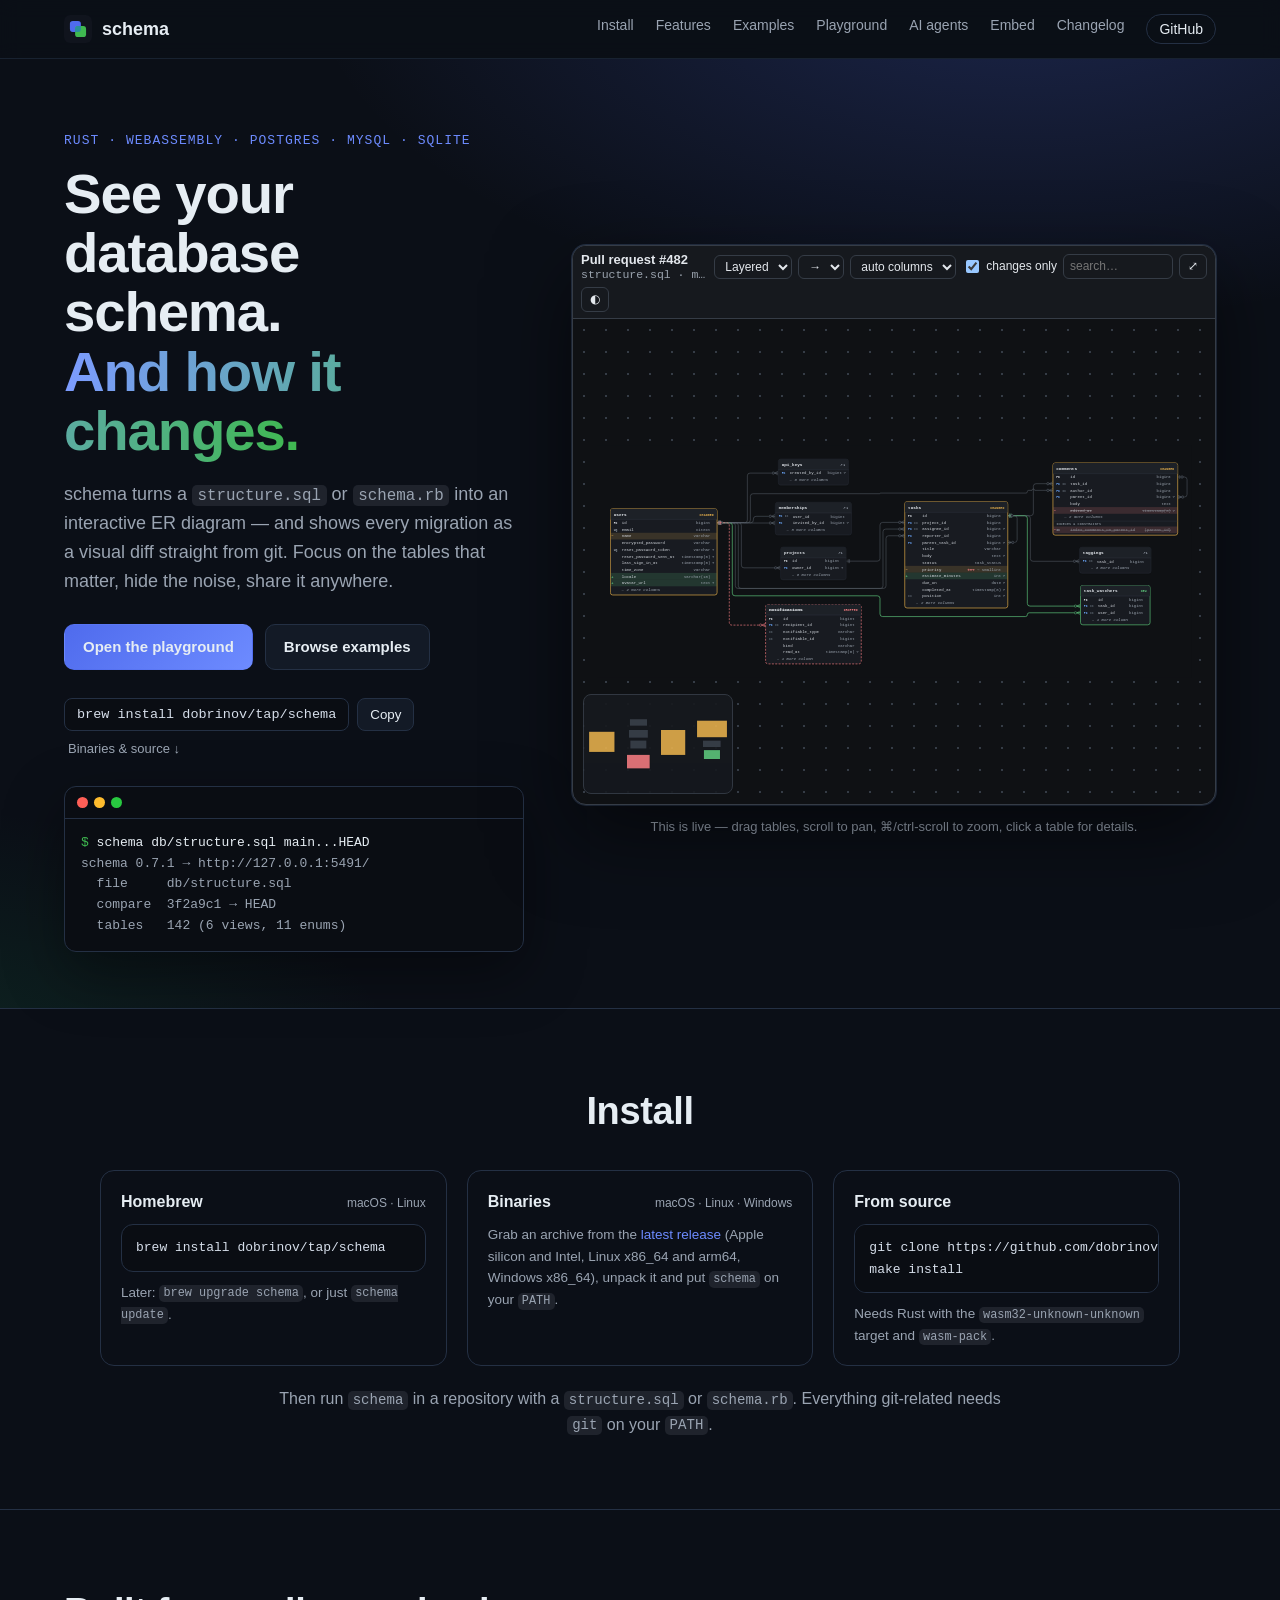
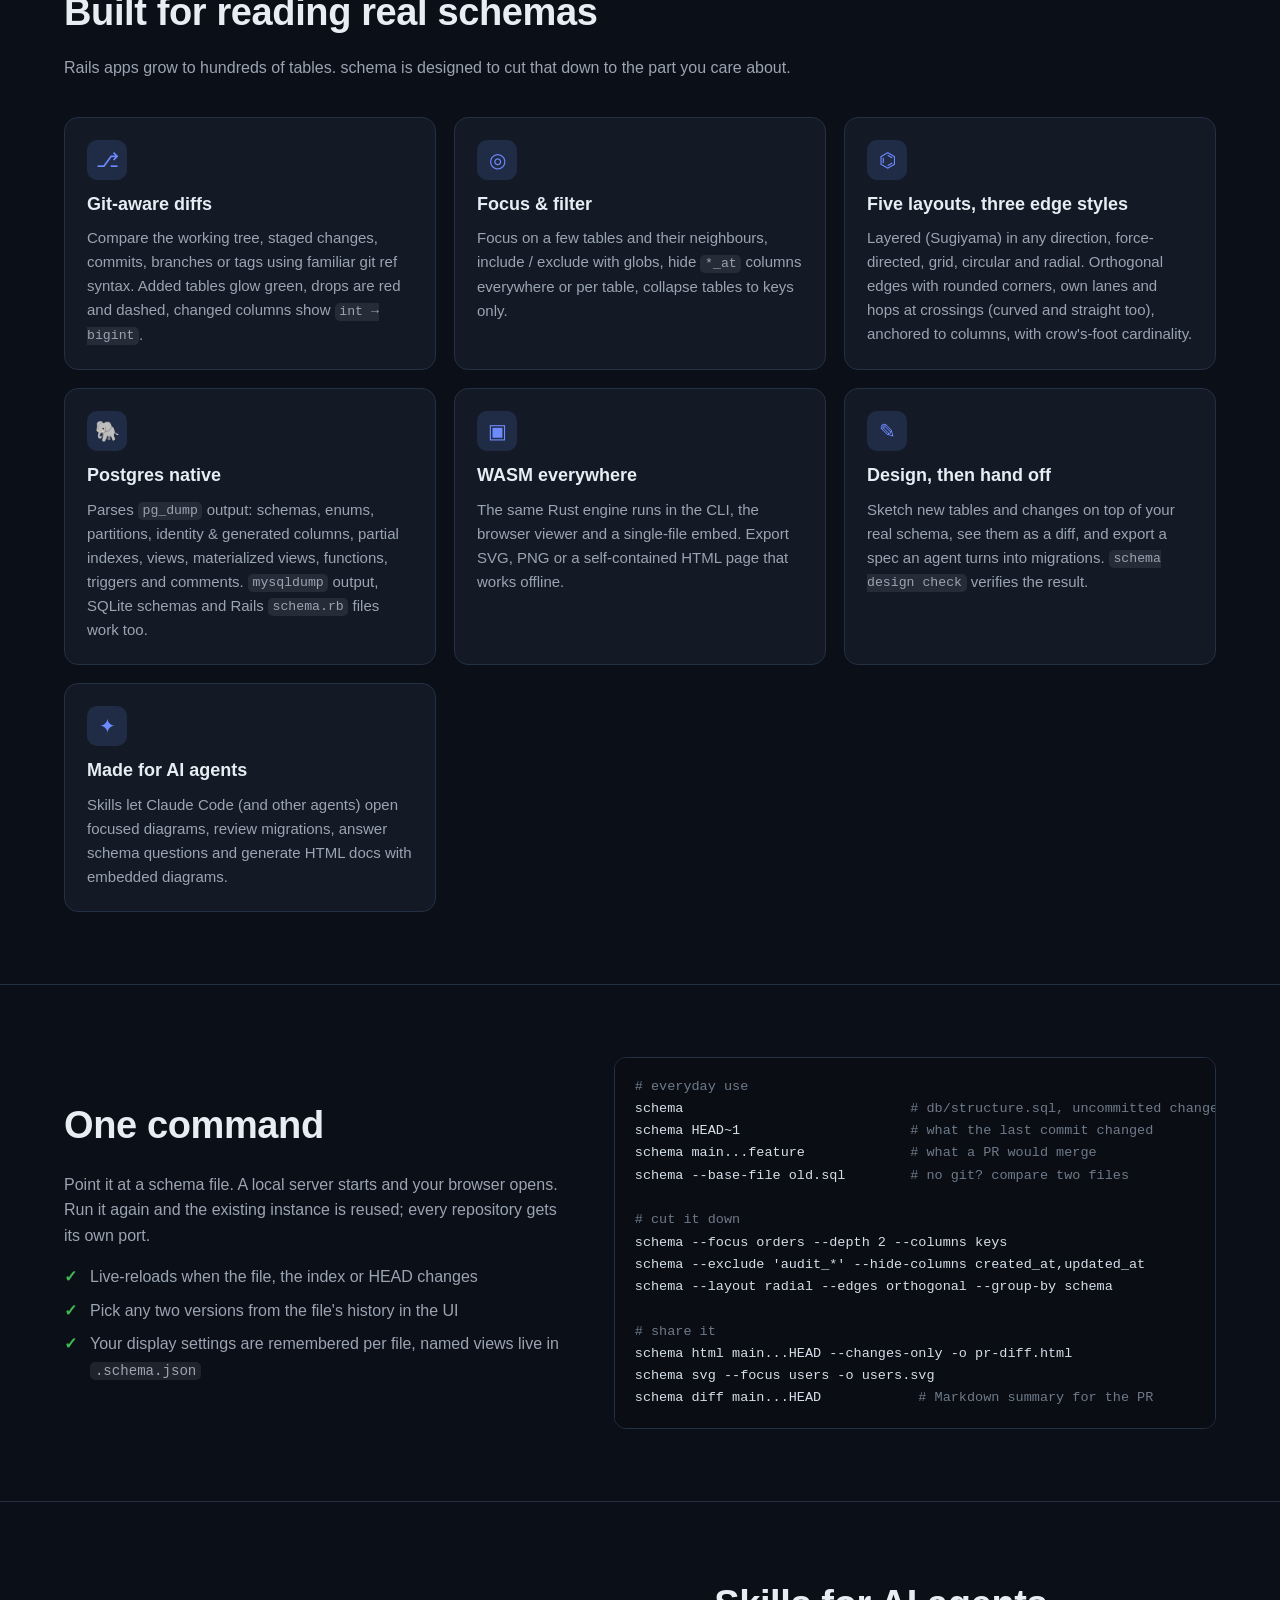
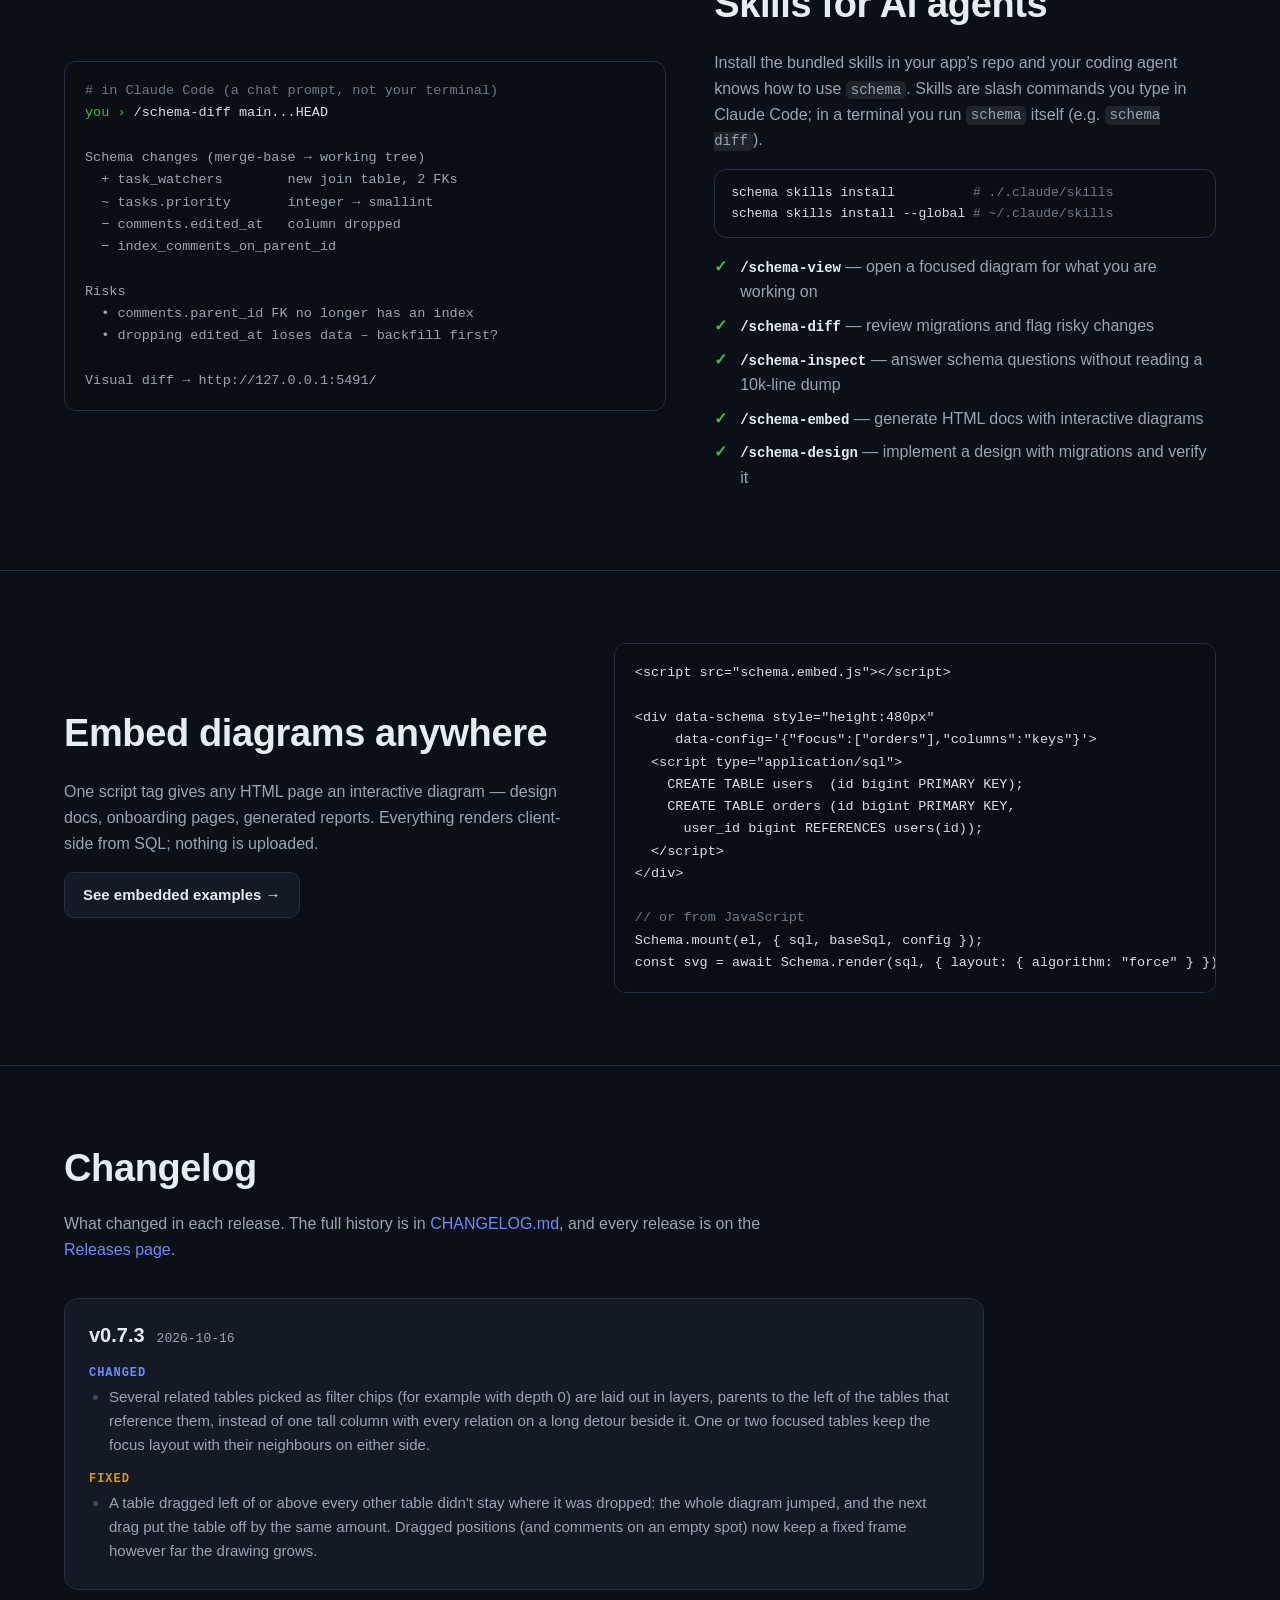
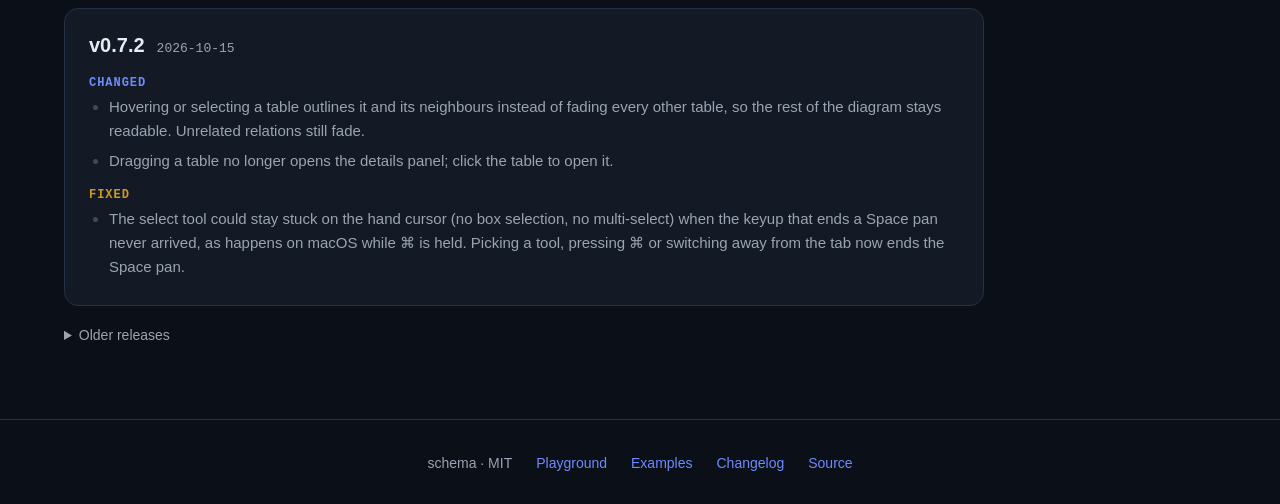
<file: docs/index.html>
<!doctype html>
<html lang="en">
<head>
<meta charset="utf-8">
<meta name="viewport" content="width=device-width, initial-scale=1">
<title>schema — see your Postgres schema, and how it changes</title>
<meta name="description" content="Interactive ER diagrams and visual git diffs for Postgres structure.sql, MySQL dumps, SQLite schemas and Rails schema.rb files. Rust + WebAssembly. CLI, browser viewer, embeddable diagrams and LLM agent skills.">
<link rel="icon" type="image/svg+xml" href="favicon.svg">
<link rel="apple-touch-icon" href="apple-touch-icon.png">
<meta property="og:type" content="website">
<meta property="og:site_name" content="schema">
<meta property="og:title" content="schema — see your Postgres schema, and how it changes">
<meta property="og:description" content="Interactive ER diagrams and visual git diffs for Postgres structure.sql, MySQL dumps, SQLite schemas and Rails schema.rb files. Rust + WebAssembly.">
<meta property="og:url" content="https://dobrinov.github.io/schema/">
<meta property="og:image" content="https://dobrinov.github.io/schema/og.png">
<meta property="og:image:width" content="1200">
<meta property="og:image:height" content="630">
<meta property="og:image:alt" content="schema: see your Postgres schema, and how it changes">
<meta name="twitter:card" content="summary_large_image">
<meta name="twitter:image" content="https://dobrinov.github.io/schema/og.png">
<link rel="stylesheet" href="site.css">
<!-- Privacy-friendly analytics by Plausible -->
<script async src="https://stats.aparatnata.com/js/pa-vpEP-87AN5QhZeviK1ZS9.js"></script>
<script>
  window.plausible=window.plausible||function(){(plausible.q=plausible.q||[]).push(arguments)},plausible.init=plausible.init||function(i){plausible.o=i||{}};
  plausible.init()
</script>
</head>
<body>
<header class="nav">
  <a class="brand" href="./"><img class="logo" src="favicon.svg" alt="">schema</a>
  <nav>
    <a href="#install">Install</a>
    <a href="#features">Features</a>
    <a href="examples/">Examples</a>
    <a href="app/">Playground</a>
    <a href="#agents">AI agents</a>
    <a href="#embed">Embed</a>
    <a href="#changelog">Changelog</a>
    <a class="gh" href="https://github.com/dobrinov/schema">GitHub</a>
  </nav>
</header>

<section class="hero">
  <div class="hero-text">
    <p class="eyebrow">Rust · WebAssembly · Postgres · MySQL · SQLite</p>
    <h1>See your database schema.<br><span class="grad">And how it changes.</span></h1>
    <p class="lede">schema turns a <code>structure.sql</code> or <code>schema.rb</code> into an interactive ER diagram — and shows every
      migration as a visual diff straight from git. Focus on the tables that matter, hide the noise, share it anywhere.</p>
    <div class="cta">
      <a class="btn primary" href="app/">Open the playground</a>
      <a class="btn" href="examples/">Browse examples</a>
    </div>
    <div class="install-line">
      <code id="brew-cmd">brew install dobrinov/tap/schema</code>
      <button type="button" id="brew-copy" title="Copy to clipboard">Copy</button>
      <a href="#install">Binaries &amp; source ↓</a>
    </div>
    <div class="terminal">
      <div class="term-bar"><i></i><i></i><i></i></div>
<pre><span class="p">$</span> schema db/structure.sql main...HEAD
<span class="o">schema 0.7.1 → http://127.0.0.1:5491/</span>
<span class="o">  file     db/structure.sql</span>
<span class="o">  compare  3f2a9c1 → HEAD</span>
<span class="o">  tables   142 (6 views, 11 enums)</span></pre>
    </div>
  </div>
  <div class="hero-demo">
    <div class="demo-frame" data-schema data-title="Pull request #482" data-subtitle="structure.sql · main → feature"
         data-src="data/structure.next.sql" data-base-src="data/structure.sql"
         data-config='{"theme":"dark","changes_only":true,"changes_context":1,"hide_columns":["created_at","updated_at"]}'></div>
    <p class="caption">This is live — drag tables, scroll to pan, ⌘/ctrl-scroll to zoom, click a table for details.</p>
  </div>
</section>

<section id="install" class="install">
  <h2>Install</h2>
  <div class="install-grid">
    <div>
      <h3>Homebrew <span>macOS · Linux</span></h3>
<pre class="code">brew install dobrinov/tap/schema</pre>
      <p class="sub">Later: <code>brew upgrade schema</code>, or just <code>schema update</code>.</p>
    </div>
    <div>
      <h3>Binaries <span>macOS · Linux · Windows</span></h3>
      <p class="sub">Grab an archive from the <a href="https://github.com/dobrinov/schema/releases/latest">latest release</a> (Apple silicon and Intel, Linux x86_64 and arm64, Windows x86_64), unpack it and put <code>schema</code> on your <code>PATH</code>.</p>
    </div>
    <div>
      <h3>From source</h3>
<pre class="code">git clone https://github.com/dobrinov/schema schema && cd schema
make install</pre>
      <p class="sub">Needs Rust with the <code>wasm32-unknown-unknown</code> target and <code>wasm-pack</code>.</p>
    </div>
  </div>
  <p class="sub">Then run <code>schema</code> in a repository with a <code>structure.sql</code> or <code>schema.rb</code>. Everything git-related needs <code>git</code> on your <code>PATH</code>.</p>
</section>

<section id="features" class="features">
  <h2>Built for reading real schemas</h2>
  <p class="sub">Rails apps grow to hundreds of tables. schema is designed to cut that down to the part you care about.</p>
  <div class="grid">
    <article>
      <div class="ico">⎇</div>
      <h3>Git-aware diffs</h3>
      <p>Compare the working tree, staged changes, commits, branches or tags using familiar git ref syntax. Added tables glow green, drops are red and dashed, changed columns show <code>int → bigint</code>.</p>
    </article>
    <article>
      <div class="ico">◎</div>
      <h3>Focus &amp; filter</h3>
      <p>Focus on a few tables and their neighbours, include / exclude with globs, hide <code>*_at</code> columns everywhere or per table, collapse tables to keys only.</p>
    </article>
    <article>
      <div class="ico">⌬</div>
      <h3>Five layouts, three edge styles</h3>
      <p>Layered (Sugiyama) in any direction, force-directed, grid, circular and radial. Orthogonal edges with rounded corners, own lanes and hops at crossings (curved and straight too), anchored to columns, with crow's-foot cardinality.</p>
    </article>
    <article>
      <div class="ico">🐘</div>
      <h3>Postgres native</h3>
      <p>Parses <code>pg_dump</code> output: schemas, enums, partitions, identity &amp; generated columns, partial indexes, views, materialized views, functions, triggers and comments. <code>mysqldump</code> output, SQLite schemas and Rails <code>schema.rb</code> files work too.</p>
    </article>
    <article>
      <div class="ico">▣</div>
      <h3>WASM everywhere</h3>
      <p>The same Rust engine runs in the CLI, the browser viewer and a single-file embed. Export SVG, PNG or a self-contained HTML page that works offline.</p>
    </article>
    <article>
      <div class="ico">✎</div>
      <h3>Design, then hand off</h3>
      <p>Sketch new tables and changes on top of your real schema, see them as a diff, and export a spec an agent turns into migrations. <code>schema design check</code> verifies the result.</p>
    </article>
    <article>
      <div class="ico">✦</div>
      <h3>Made for AI agents</h3>
      <p>Skills let Claude Code (and other agents) open focused diagrams, review migrations, answer schema questions and generate HTML docs with embedded diagrams.</p>
    </article>
  </div>
</section>

<section class="split">
  <div>
    <h2>One command</h2>
    <p>Point it at a schema file. A local server starts and your browser opens. Run it again and the existing instance is reused; every repository gets its own port.</p>
    <ul class="checks">
      <li>Live-reloads when the file, the index or HEAD changes</li>
      <li>Pick any two versions from the file's history in the UI</li>
      <li>Your display settings are remembered per file, named views live in <code>.schema.json</code></li>
    </ul>
  </div>
<pre class="code"><span class="c"># everyday use</span>
schema                            <span class="c"># db/structure.sql, uncommitted changes</span>
schema HEAD~1                     <span class="c"># what the last commit changed</span>
schema main...feature             <span class="c"># what a PR would merge</span>
schema --base-file old.sql        <span class="c"># no git? compare two files</span>

<span class="c"># cut it down</span>
schema --focus orders --depth 2 --columns keys
schema --exclude 'audit_*' --hide-columns created_at,updated_at
schema --layout radial --edges orthogonal --group-by schema

<span class="c"># share it</span>
schema html main...HEAD --changes-only -o pr-diff.html
schema svg --focus users -o users.svg
schema diff main...HEAD            <span class="c"># Markdown summary for the PR</span></pre>
</section>

<section id="agents" class="split reverse">
<pre class="code"><span class="c"># in Claude Code (a chat prompt, not your terminal)</span>
<span class="p">you ›</span> /schema-diff main...HEAD

<span class="o">Schema changes (merge-base → working tree)
  + task_watchers        new join table, 2 FKs
  ~ tasks.priority       integer → smallint
  − comments.edited_at   column dropped
  − index_comments_on_parent_id

Risks
  • comments.parent_id FK no longer has an index
  • dropping edited_at loses data – backfill first?

Visual diff → http://127.0.0.1:5491/</span></pre>
  <div>
    <h2>Skills for AI agents</h2>
    <p>Install the bundled skills in your app's repo and your coding agent knows how to use <code>schema</code>. Skills are slash commands you type in Claude Code; in a terminal you run <code>schema</code> itself (e.g. <code>schema diff</code>).</p>
<pre class="code small">schema skills install          <span class="c"># ./.claude/skills</span>
schema skills install --global <span class="c"># ~/.claude/skills</span></pre>
    <ul class="checks">
      <li><b>/schema-view</b> — open a focused diagram for what you are working on</li>
      <li><b>/schema-diff</b> — review migrations and flag risky changes</li>
      <li><b>/schema-inspect</b> — answer schema questions without reading a 10k-line dump</li>
      <li><b>/schema-embed</b> — generate HTML docs with interactive diagrams</li>
      <li><b>/schema-design</b> — implement a design with migrations and verify it</li>
    </ul>
  </div>
</section>

<section id="embed" class="split">
  <div>
    <h2>Embed diagrams anywhere</h2>
    <p>One script tag gives any HTML page an interactive diagram — design docs, onboarding pages, generated reports. Everything renders client-side from SQL; nothing is uploaded.</p>
    <p><a class="btn" href="examples/">See embedded examples →</a></p>
  </div>
<pre class="code">&lt;script src="schema.embed.js"&gt;&lt;/script&gt;

&lt;div data-schema style="height:480px"
     data-config='{"focus":["orders"],"columns":"keys"}'&gt;
  &lt;script type="application/sql"&gt;
    CREATE TABLE users  (id bigint PRIMARY KEY);
    CREATE TABLE orders (id bigint PRIMARY KEY,
      user_id bigint REFERENCES users(id));
  &lt;/script&gt;
&lt;/div&gt;

<span class="c">// or from JavaScript</span>
Schema.mount(el, { sql, baseSql, config });
const svg = await Schema.render(sql, { layout: { algorithm: "force" } });</pre>
</section>

<section id="changelog" class="changelog">
  <h2>Changelog</h2>
  <p class="sub">What changed in each release. The full history is in <a href="https://github.com/dobrinov/schema/blob/main/CHANGELOG.md">CHANGELOG.md</a>, and every release is on the <a href="https://github.com/dobrinov/schema/releases">Releases page</a>.</p>
  <div class="releases">
<article class="release" id="v0.7.3">
  <h3>v0.7.3 <time datetime="2026-10-16">2026-10-16</time></h3>
  <h4 class="group changed">Changed</h4>
  <ul>
    <li>Several related tables picked as filter chips (for example with depth 0) are laid out in layers, parents to the left of the tables that reference them, instead of one tall column with every relation on a long detour beside it. One or two focused tables keep the focus layout with their neighbours on either side.</li>
  </ul>
  <h4 class="group fixed">Fixed</h4>
  <ul>
    <li>A table dragged left of or above every other table didn't stay where it was dropped: the whole diagram jumped, and the next drag put the table off by the same amount. Dragged positions (and comments on an empty spot) now keep a fixed frame however far the drawing grows.</li>
  </ul>
</article>
<article class="release" id="v0.7.2">
  <h3>v0.7.2 <time datetime="2026-10-15">2026-10-15</time></h3>
  <h4 class="group changed">Changed</h4>
  <ul>
    <li>Hovering or selecting a table outlines it and its neighbours instead of fading every other table, so the rest of the diagram stays readable. Unrelated relations still fade.</li>
    <li>Dragging a table no longer opens the details panel; click the table to open it.</li>
  </ul>
  <h4 class="group fixed">Fixed</h4>
  <ul>
    <li>The select tool could stay stuck on the hand cursor (no box selection, no multi-select) when the keyup that ends a Space pan never arrived, as happens on macOS while ⌘ is held. Picking a tool, pressing ⌘ or switching away from the tab now ends the Space pan.</li>
  </ul>
</article>
<details class="older">
<summary>Older releases</summary>
<article class="release" id="v0.7.1">
  <h3>v0.7.1 <time datetime="2026-10-14">2026-10-14</time></h3>
  <h4 class="group added">Added</h4>
  <ul>
    <li><b>Comments.</b> The comment tool (speech bubble in the tool bar, or <code>c</code>) pins a note to a column, a table or a spot on the diagram. <b>Copy for LLM</b> on a comment copies it as a prompt with the definition of its table; while comments are unresolved a pill above the diagram counts them, lists them, and copies them all as one prompt. Comments are kept per file in the browser and can be edited, resolved and deleted.</li>
    <li><code>schema skills refresh</code> brings the agent skills up to date everywhere you installed them, and adds skills a release introduced. <code>schema update</code> runs it after upgrading, Homebrew prints a reminder after <code>brew upgrade</code>, and the viewer says at startup when the skills in the current repo or <code>~/.claude/skills</code> are from another version. Updating from an older version: run <code>schema skills refresh</code> once yourself, since the old <code>schema update</code> doesn't know to.</li>
  </ul>
  <h4 class="group changed">Changed</h4>
  <ul>
    <li>Switching between changed tables and all tables is now <code>a</code> (it was <code>c</code>, which now picks the comment tool).</li>
    <li>Removed the <code>e</code> shortcut that cycled edge styles. Pressing it by accident could hide every arrow with no lasting sign of why; pick the edge style in the settings panel instead.</li>
  </ul>
</article>
<article class="release" id="v0.7.0">
  <h3>v0.7.0 <time datetime="2026-10-06">2026-10-06</time></h3>
  <h4 class="group added">Added</h4>
  <ul>
    <li><b>MySQL support.</b> <code>mysqldump</code> output and hand-written MySQL DDL now parse: backtick-quoted names, <code>/*!...*/</code> comments, <code>DELIMITER</code> blocks, inline <code>KEY</code> / <code>UNIQUE KEY</code> / <code>FULLTEXT KEY</code> / <code>SPATIAL KEY</code> indexes (unnamed ones are named the way MySQL names them), <code>AUTO_INCREMENT</code>, <code>unsigned</code>, column and table <code>COMMENT</code>s, <code>ON UPDATE</code>, <code>CHARACTER SET</code>, generated columns, <code>CREATE ... DEFINER=... VIEW</code>, triggers, and <code>ALTER TABLE ... ADD INDEX / DROP INDEX / DROP FOREIGN KEY / MODIFY / CHANGE</code>. The dialect is detected from the file, so diffs, layouts and every other feature work as they do for Postgres.</li>
    <li>The playground works on phones: the sidebar becomes a drawer (☰), the table panel covers the diagram, and the top bar fits.</li>
  </ul>
  <h4 class="group changed">Changed</h4>
  <ul>
    <li>SQLite's internal tables (<code>sqlite_sequence</code>, <code>sqlite_stat*</code>) are no longer drawn.</li>
    <li>View dependencies are also found through parenthesised joins (<code>FROM ((a JOIN b) JOIN c)</code>), which pg_dump writes for views with several joins.</li>
    <li>A file that yields no tables now gives a warning instead of an empty diagram with no explanation.</li>
  </ul>
</article>
<article class="release" id="v0.6.0">
  <h3>v0.6.0 <time datetime="2026-10-02">2026-10-02</time></h3>
  <h4 class="group added">Added</h4>
  <ul>
    <li><b>Report a bug</b> (bug button in the top bar, or <code>Shift+R</code>): record what goes wrong — clicks, keys, how the view changes after each step, errors and messages — then describe it and get a report with instructions for an AI agent to reproduce and fix it. <b>Open GitHub issue</b> files it using the new bug report template; table and column names are hidden by default and home directories are never included. A recording survives a page reload.</li>
    <li>The CLI command under *Export* (and in bug reports) now includes <code>--base-file</code>, <code>--at</code>, <code>--all-tables</code> and <code>--context</code> when the view uses them.</li>
  </ul>
</article>
<article class="release" id="v0.5.0">
  <h3>v0.5.0 <time datetime="2026-10-02">2026-10-02</time></h3>
  <h4 class="group added">Added</h4>
  <ul>
    <li><code>schema png</code> renders the diagram as a PNG image (<code>--scale N</code>, default 2; <code>--dark</code>), e.g. <code>schema png a1b2c3^! -o schema.png</code> for what one commit changed.</li>
    <li><code>REV^!</code> compares a commit with its parent (git's notation for "just this commit"), in every command and the viewer.</li>
    <li>Select and hand tools, in a tool bar at the bottom of the diagram (<code>V</code> / <code>H</code>). With the select tool, drag a box around tables or shift-click them to select several, then drag one to move them all; hold <code>Space</code> to pan. With the hand tool, dragging anywhere pans. The tool is remembered.</li>
  </ul>
  <h4 class="group changed">Changed</h4>
  <ul>
    <li>A new version is announced in a thin banner across the top of the viewer instead of a button in the top bar. <b>What's new</b> lists the changelog entries since your version (and, for builds from a source clone, the commits on main), and the banner gives the command that fits how schema was installed: <code>brew upgrade dobrinov/tap/schema</code> for Homebrew, <code>schema update</code> for a source clone, the release page for a downloaded binary. Dismissing it hides it until the next version.</li>
    <li><code>schema update</code> runs <code>brew upgrade</code> for any Homebrew install.</li>
    <li>A table's right-click menu no longer has both *Show its neighbours too* and *Add to filter*, which did nearly the same thing; *Add to filter, with its neighbours* keeps your chips and adds the table with its neighbours.</li>
    <li>The mode tabs no longer show the ⇧B / ⇧C / ⇧D badges (the shortcuts are still in the tooltips and the help), and the shortcuts also work on non-Latin keyboard layouts.</li>
  </ul>
  <h4 class="group fixed">Fixed</h4>
  <ul>
    <li>In the Changes view, a table chip's hops did nothing: the chip only picked which changed tables to show. Its hops now add the neighbours of the changed tables it matches.</li>
    <li><b>Show with its neighbours</b> (and double-clicking a table) showed no neighbours when the default depth in Options was 0; it now always shows at least one hop, and no longer opens the details panel.</li>
    <li>A chip's <b>+</b> is disabled once more hops would add nothing (a table without relations, or every connected table already shown), and an empty Changes view explains when no changed table is within reach of the chips.</li>
    <li><code>schema update</code> and the update banner suggest <code>brew upgrade</code> only for Homebrew release installs; a source build installed under a Homebrew prefix updates from its clone again.</li>
    <li><b>What's new</b> for a source build no longer lists unreleased changelog entries the build already has.</li>
    <li>Keyboard shortcuts follow the typed letter on Latin layouts (Dvorak, …) and the physical key on non-Latin ones (Cyrillic, …).</li>
    <li>Holding Space pans only when the diagram has focus or the pointer is over it, so Space still presses a focused button; a click on a table while Space is held selects it.</li>
    <li>Toasts no longer cover the hint and the tool bar; *Fit* leaves room for the tool bar; the hint and minimap make way on a narrow diagram, and the top bar fits at tablet widths.</li>
    <li>The tables list highlights the table whose details are open, also when it was picked on the diagram.</li>
    <li>*Diff as Markdown* is disabled when nothing is compared; column defaults stay on one line in the details panel; a new table's primary key is listed once; the ref picker no longer lists <code>origin</code> (the remote's HEAD) as a branch; starting a design without a name marks the name field.</li>
  </ul>
</article>
<article class="release" id="v0.4.0">
  <h3>v0.4.0 <time datetime="2026-10-01">2026-10-01</time></h3>
  <h4 class="group added">Added</h4>
  <ul>
    <li>The help dialog (<code>?</code>) shows the running version and the commit it was built from (noting local changes), and <code>/api/health</code> reports the version.</li>
  </ul>
</article>
<article class="release" id="v0.3.0">
  <h3>v0.3.0 <time datetime="2026-10-01">2026-10-01</time></h3>
  <h4 class="group added">Added</h4>
  <ul>
    <li>Rails <code>db/schema.rb</code> support. The Ruby schema DSL is read as the Postgres DDL it describes: tables, primary keys (<code>id: :uuid</code>, <code>id: :serial</code>, composite and custom keys, <code>id: false</code>), column types, limits, precision, defaults and <code>array: true</code>, enums, virtual columns, indexes (expression, partial, ordered, <code>using:</code>, <code>include:</code>), foreign keys (including Rails' default <code>&lt;singular&gt;_id</code> columns), check and unique constraints, comments, <code>t.references</code> and <code>t.timestamps</code>, and <code>scenic</code> views. Diffs, git history, design mode and every export work the same as with <code>structure.sql</code>.</li>
    <li><code>db/schema.rb</code> and <code>schema.rb</code> are auto-detected after the <code>structure.sql</code> / <code>schema.sql</code> candidates, and the playground opens <code>.rb</code> files.</li>
    <li>This changelog, also published on the website.</li>
  </ul>
  <h4 class="group changed">Changed</h4>
  <ul>
    <li>The release workflow builds the WASM bundle once, cross-compiles the Intel macOS binary and publishes the Homebrew formula through the GitHub contents API.</li>
    <li>Workflows use the Node 24 action majors.</li>
    <li>Website: install options up front, with a Homebrew one-liner in the hero.</li>
  </ul>
</article>
<article class="release" id="v0.2.0">
  <h3>v0.2.0 <time datetime="2026-10-01">2026-10-01</time></h3>
  <p>The first tagged release.</p>
  <h4 class="group added">Added</h4>
  <ul>
    <li>Interactive ER diagrams for Postgres <code>structure.sql</code> files, served locally and opened in the browser, with one engine (Rust compiled to WebAssembly) behind the CLI, the viewer and embeds.</li>
    <li>Git-aware comparisons using git ref syntax (<code>main</code>, <code>HEAD~3</code>, <code>main..feature</code>, <code>main...feature</code>, <code>work</code>, <code>staged</code>, <code>unstaged</code>, <code>--base-file</code>), with a searchable picker over the file's history. Comparisons open on the changed tables only.</li>
    <li>Enum changes in diffs: enum nodes with added and removed values, linked to the affected columns.</li>
    <li>Browse, Compare and Design modes. Design mode sketches schema changes on top of the real schema and exports a spec for an agent to implement; <code>schema design check</code> verifies the result.</li>
    <li>Focus with per-table neighbour depth, include / exclude globs, hidden columns, column modes, and named views saved to <code>.schema.json</code>.</li>
    <li>Layered, force-directed, grid, circular and radial layouts; a focus layout that arranges neighbours around the focused tables; table groups by schema, prefix or hand-picked sets.</li>
    <li>Orthogonal edges by default, routed globally with lanes and hops at crossings.</li>
    <li>Column tooltips with key and index details, and an IX tag on indexed columns.</li>
    <li>Exports: SVG, PNG, self-contained HTML, and an embeddable JS bundle.</li>
    <li><code>schema diff</code> (Markdown / JSON) and <code>schema inspect</code> for terminals and agents.</li>
    <li>Agent skills: <code>schema-view</code>, <code>schema-diff</code>, <code>schema-inspect</code>, <code>schema-embed</code> and <code>schema-design</code>.</li>
    <li>Startup update check and <code>schema update</code>.</li>
    <li>Release builds for macOS (Apple silicon and Intel), Linux (x86_64 and arm64) and Windows, and a Homebrew tap.</li>
  </ul>
</article>
</details>
  </div>
</section>

<footer>
  <span>schema · MIT</span>
  <a href="app/">Playground</a><a href="examples/">Examples</a><a href="#changelog">Changelog</a><a href="https://github.com/dobrinov/schema">Source</a>
</footer>

<script src="schema.embed.js"></script>
<script>
  // the install one-liner in the hero: copy on click
  var brewCopy = document.getElementById("brew-copy");
  if (brewCopy) brewCopy.addEventListener("click", function () {
    var text = document.getElementById("brew-cmd").textContent;
    (navigator.clipboard ? navigator.clipboard.writeText(text) : Promise.reject()).then(function () {
      brewCopy.textContent = "Copied";
      setTimeout(function () { brewCopy.textContent = "Copy"; }, 1500);
    }, function () { window.prompt("Copy:", text); });
  });
</script>
</body>
</html>
</file>
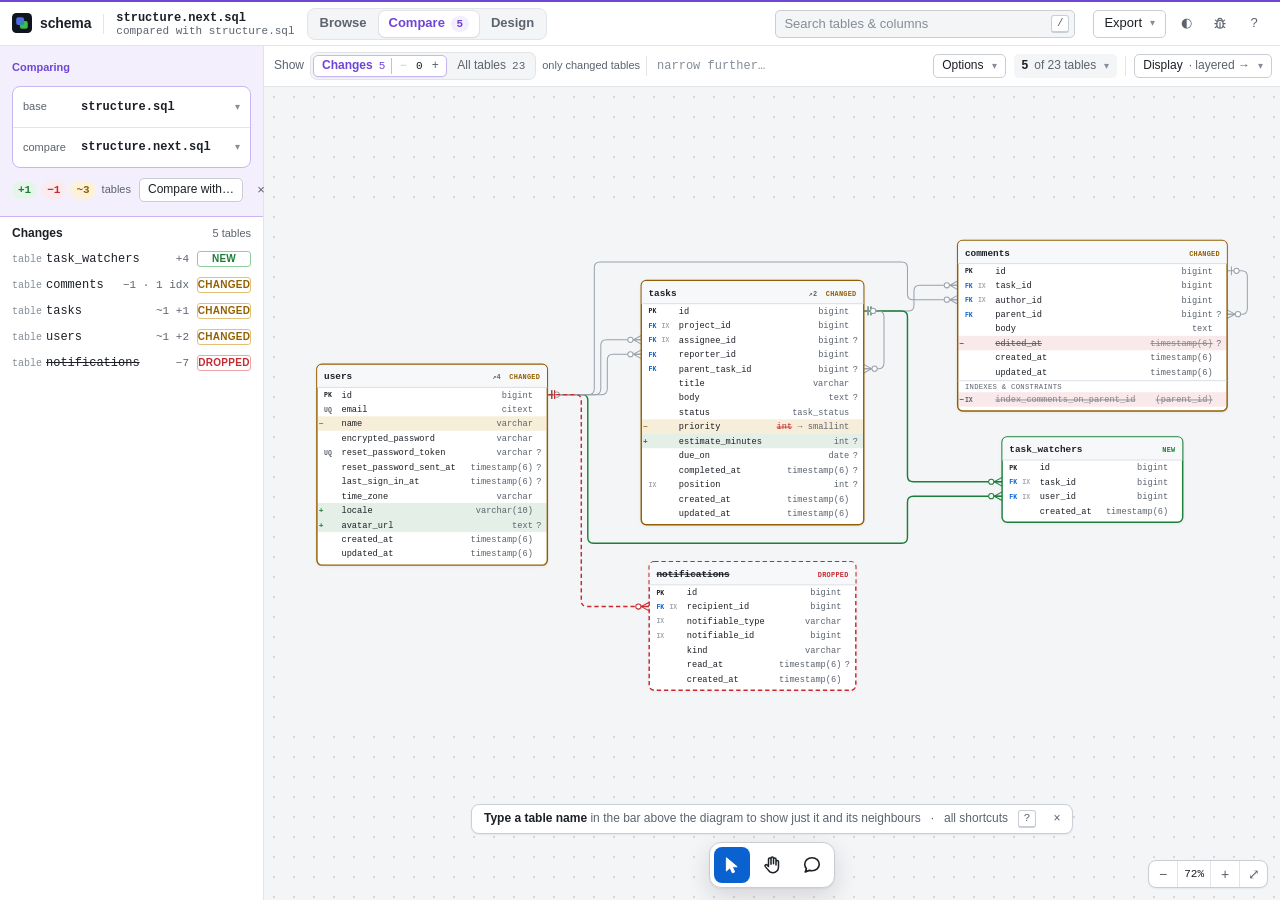
<file: docs/app/index.html>
<!doctype html>
<html lang="en">
<head>
<meta charset="utf-8">
<meta name="viewport" content="width=device-width, initial-scale=1">
<title>Playground — schema</title>
<link rel="icon" type="image/svg+xml" href="favicon.svg">
<link rel="stylesheet" href="app.css">
<!-- Privacy-friendly analytics by Plausible -->
<script async src="https://stats.aparatnata.com/js/pa-vpEP-87AN5QhZeviK1ZS9.js"></script>
<script>
  window.plausible=window.plausible||function(){(plausible.q=plausible.q||[]).push(arguments)},plausible.init=plausible.init||function(i){plausible.o=i||{}};
  plausible.init()
</script>
</head>
<body data-mode="browse">
<div class="update-banner" id="update-banner" role="status" hidden></div>
<div class="rec-bar" id="rec-bar" role="status" hidden>
  <span class="rec-dot"></span><b>Recording</b><span id="rec-time">0:00</span><span class="rec-sep">·</span><span id="rec-steps">0 steps</span>
  <span class="rec-hint">Do what goes wrong, then</span>
  <button class="btn btn--sm rec-stop" id="rec-stop" title="Stop recording and describe the bug (⇧R)">Stop and describe</button>
</div>
<header class="topbar">
  <button class="icon-btn sidebar-btn" id="sidebar-btn" title="Show the sidebar" aria-label="Show the sidebar" aria-controls="sidebar" aria-expanded="false"><svg viewBox="0 0 16 16" width="16" height="16" aria-hidden="true"><path d="M2.5 4h11M2.5 8h11M2.5 12h11" fill="none" stroke="currentColor" stroke-width="1.4" stroke-linecap="round"/></svg></button>
  <div class="brand"><img class="logo" src="favicon.svg" alt=""><span>schema</span></div>
  <div class="vsep"></div>
  <div class="file" id="file-info"><span class="file__name" id="file-name">…</span><span class="file__meta" id="file-meta"></span></div>
  <nav class="seg seg--mode" id="modeswitch" title="What do you want to do?">
    <button data-mode="browse" aria-pressed="true" title="View the schema, filter, explore (⇧B)">Browse </button>
    <button data-mode="compare" aria-pressed="false" title="See what changed between two versions: branches, commits, your working tree (⇧C)">Compare <span class="count" id="changes-count"></span></button>
    <button data-mode="design" aria-pressed="false" title="Sketch changes and hand them to an agent (⇧D)">Design <span class="count" id="design-count"></span></button>
  </nav>
  <span class="spacer"></span>
  <div class="search">
    <input id="search" class="input input--well" type="search" placeholder="Search tables & columns" title="Search tables and columns (press /)" autocomplete="off" spellcheck="false">
    <kbd>/</kbd>
    <div class="search-results" id="search-results" hidden></div>
  </div>
  <div class="actions">
    <div class="menu-wrap">
      <button class="btn caret" id="views-btn" title="Saved views (.schema.json)" hidden><span>View</span><code id="views-name">default</code></button>
      <div class="menu" id="views-menu" role="menu" hidden></div>
    </div>
    <div class="menu-wrap">
      <button class="btn caret" id="export-btn">Export</button>
      <div class="menu" id="export-menu" role="menu" hidden>
        <div class="menu__head">Download</div>
        <button class="menu__item" role="menuitem" data-export="svg"><span>SVG</span><span class="menu__desc">diagram only</span></button>
        <button class="menu__item" role="menuitem" data-export="png"><span>PNG</span><span class="menu__desc">2× for PRs</span></button>
        <button class="menu__item" role="menuitem" data-export="html"><span>Standalone HTML</span><span class="menu__desc">interactive</span></button>
        <hr class="menu__sep">
        <div class="menu__head">Copy to clipboard</div>
        <button class="menu__item" role="menuitem" data-export="markdown"><span>Diff as Markdown</span><span class="menu__desc">for the PR body</span></button>
        <button class="menu__item" role="menuitem" data-export="cli"><span>CLI command</span><span class="menu__desc">reproduces this view</span></button>
        <button class="menu__item" role="menuitem" data-export="config"><span>View config (JSON)</span></button>
        <div class="menu__foot" id="export-foot">Saving views to <code>.schema.json</code> lives in the View menu.</div>
      </div>
    </div>
    <button class="icon-btn" id="theme-btn" title="Toggle theme">◐</button>
    <button class="icon-btn" id="bug-btn" title="Report a bug (⇧R): record what goes wrong and turn it into a GitHub issue" aria-label="Report a bug"><svg viewBox="0 0 16 16" width="15" height="15" aria-hidden="true"><g fill="none" stroke="currentColor" stroke-width="1.3" stroke-linecap="round"><path d="M5.5 4.6a2.5 2.5 0 0 1 5 0"/><rect x="4.4" y="4.6" width="7.2" height="8.6" rx="3.6"/><path d="M8 7v6M4.4 8.2H2.2M11.6 8.2h2.2M4.6 11.2l-2 1.4M11.4 11.2l2 1.4M4.6 5.6 2.8 4.2M11.4 5.6l1.8-1.4"/></g></svg></button>
    <button class="icon-btn" id="help-btn" title="Help & shortcuts (?)">?</button>
  </div>
</header>

<main class="layout">
  <aside class="sidebar" id="sidebar">
    <div class="source" id="source"></div>
    <section class="panel" data-panel="browse">
      <div class="panel-tools"><input type="search" class="input input--sm" id="browse-filter" placeholder="Find a table…" autocomplete="off" spellcheck="false"><span class="n" id="browse-total"></span></div>
      <ul class="table-list" id="browse-list"></ul>
    </section>
    <section class="panel" data-panel="compare">
      <div id="changes"></div>
      <h3 class="sh" id="history-title" hidden>History of this file<em>click to compare</em></h3>
      <ul class="history" id="history"></ul>
    </section>
    <section class="panel" data-panel="design"><div id="design-panel"></div></section>
    <div class="sidebar__foot" id="design-foot" hidden></div>
  </aside>
  <div class="sidebar-scrim" id="sidebar-scrim" hidden></div>
  <div class="resizer" id="rz-left" title="Drag to resize · double-click to reset"></div>

  <section class="main">
    <div class="canvasbar" id="canvasbar">
      <div class="filter-bar" id="filter-bar"></div>
      <button class="btn btn--sm btn--ghost" id="fb-expand" title="Show every filter chip" hidden></button>
      <button class="btn btn--sm caret" id="fb-options" title="Neighbour depth, patterns, schemas">Options</button>
      <button class="btn btn--ghost btn--sm" id="fb-clear" title="Remove your filters" hidden>Clear</button>
      <button class="shown caret" id="fb-why" title="What is shown, and what is hidden and why"></button>
      <span class="vsep"></span>
      <button class="btn btn--sm caret" id="display-btn" title="Layout, columns, edges…">Display <span id="display-sub"></span></button>
    </div>
    <section class="canvas" id="canvas">
      <div class="empty" id="empty" hidden></div>
      <div class="tools sch-overlay" role="toolbar" aria-label="Tools">
        <button id="tool-pointer" class="tool" aria-pressed="true" title="Select (V): click or drag a box around tables, shift-click to add more; drag them to move them together. Hold Space to pan."><svg viewBox="0 0 16 16" width="20" height="20" aria-hidden="true"><path d="M3.5 2.2v10.6l2.9-2.7 1.9 4.2 1.8-.8-1.9-4.1h3.9z" fill="currentColor" stroke="currentColor" stroke-width=".8" stroke-linejoin="round"/></svg></button>
        <button id="tool-hand" class="tool" aria-pressed="false" title="Hand (H): drag anywhere to pan"><svg viewBox="0 0 16 16" width="20" height="20" aria-hidden="true"><path d="M5.2 8.6V3.4a1 1 0 0 1 2 0V7.4m0-.4V2.6a1 1 0 0 1 2 0V7m0-.2V3.4a1 1 0 0 1 2 0V8m0-2.6a1 1 0 0 1 2 0v4.2c0 2.6-1.9 4.6-4.4 4.6-1.8 0-2.9-.8-3.9-2.3L2.6 9.3a1 1 0 0 1 1.6-1.2l1 1.1" fill="none" stroke="currentColor" stroke-width="1.2" stroke-linecap="round" stroke-linejoin="round"/></svg></button>
        <button id="tool-comment" class="tool" aria-pressed="false" title="Comment (C): click a table, a column or the diagram to leave a comment; copy comments for an LLM"><svg viewBox="0 0 16 16" width="20" height="20" aria-hidden="true"><path d="M8 2.2c3.3 0 5.8 2.3 5.8 5.2S11.3 12.6 8 12.6c-.8 0-1.5-.1-2.2-.3L2.6 13.6l.9-2.7C2.6 10 2.2 8.8 2.2 7.4 2.2 4.5 4.7 2.2 8 2.2z" fill="none" stroke="currentColor" stroke-width="1.3" stroke-linejoin="round"/></svg></button>
      </div>
      <div class="comment-layer sch-overlay" id="comment-layer"></div>
      <div class="comments-pill sch-overlay" id="comments-pill" hidden>
        <button class="comments-pill__count" id="comments-open" title="Show all comments"></button>
        <button class="comments-pill__copy" id="comments-copy-all" title="Copy every unresolved comment as a prompt for an LLM">Copy for LLM</button>
      </div>
      <div class="zoom sch-overlay">
        <button id="zoom-out" title="Zoom out (-)">−</button>
        <button id="zoom-level" title="Reset to 100% (0)">100%</button>
        <button id="zoom-in" title="Zoom in (+)">+</button>
        <button id="zoom-fit" title="Fit to screen (f)">⤢</button>
      </div>
      <div class="toast toast--hint sch-overlay" id="hint" hidden></div>
      <div class="loading" id="loading">Loading…</div>
    </section>
  </section>

  <div class="resizer" id="rz-right" title="Drag to resize · double-click to reset"></div>
  <aside class="details" id="details" hidden></aside>
  <aside class="details details--editor" id="table-editor" hidden></aside>
</main>

<datalist id="table-names"></datalist>
<input type="file" id="pg-file" accept=".sql,.rb,text/plain" hidden>

<div class="popover display-pop" id="display-pop" hidden>
      <details open>
        <summary>Layout</summary>
        <div class="seg" data-seg="layout.algorithm">
          <button data-v="layered" title="Layered: parents before children">Layered</button>
          <button data-v="force" title="Force directed">Force</button>
          <button data-v="grid" title="Alphabetical grid">Grid</button>
          <button data-v="circular">Circle</button>
          <button data-v="radial" title="Rings around filtered / most connected tables">Radial</button>
        </div>
        <div class="row" data-show-if="layout.algorithm=layered">
          <span>Direction</span>
          <div class="seg small" data-seg="layout.direction">
            <button data-v="LR" title="Left → right">→</button>
            <button data-v="TB" title="Top → bottom">↓</button>
            <button data-v="RL" title="Right → left">←</button>
            <button data-v="BT" title="Bottom → top">↑</button>
          </div>
        </div>
        <label class="row" data-show-if="layout.algorithm=grid"><span>Sort</span>
          <select data-cfg="layout.grid_sort"><option value="name">name</option><option value="degree">relations</option><option value="size">size</option></select></label>
        <label class="row"><span>Group by</span>
          <select data-cfg="layout.group_by"><option value="none">nothing</option><option value="schema">schema</option><option value="prefix">name prefix</option><option value="custom" id="group-custom-opt">custom groups</option></select></label>
        <div class="row"><span>Custom groups</span><button class="btn btn--sm" id="groups-btn" title="Create groups and hand-pick their tables">Manage <span id="groups-n"></span></button></div>
      </details>

      <details open>
        <summary>Columns</summary>
        <label class="row"><span>Show</span>
          <select data-cfg="columns">
            <option value="auto">auto (all ≤ 40 tables)</option><option value="all">all columns</option><option value="keys">keys (PK/FK/unique)</option>
            <option value="relations">relations (PK/FK)</option><option value="referenced">referenced (used by drawn relations)</option>
            <option value="changed">changed only</option><option value="none">none (headers)</option>
          </select></label>
        <label class="row col"><span>Hide columns everywhere</span><input type="text" data-cfg="hide_columns" data-list placeholder="created_at, updated_at, *_digest"></label>
        <label class="check"><input type="checkbox" data-cfg="show_types"> Types</label>
        <label class="check"><input type="checkbox" data-cfg="show_defaults"> Defaults</label>
      </details>

      <details open>
        <summary>Relations</summary>
        <label class="row"><span>Edges</span>
          <select data-cfg="edges.style"><option value="curved">curved</option><option value="orthogonal">orthogonal</option><option value="straight">straight</option><option value="hidden">hidden</option></select></label>
        <label class="check"><input type="checkbox" data-cfg="edges.cardinality"> Crow's-foot cardinality</label>
        <label class="check" title="Guess relations from columns named like user_id when no foreign key exists"><input type="checkbox" data-cfg="edges.inferred"> Infer from <code>*_id</code> columns</label>
      </details>

      <details open>
        <summary>Objects</summary>
        <label class="check"><input type="checkbox" data-cfg="show_views"> Views & materialized views</label>
        <label class="check"><input type="checkbox" data-cfg="show_partitions"> Partitions as separate tables</label>
        <label class="row" title="Enum types drawn as nodes, linked to the columns that use them"><span>Enum types</span>
          <select data-cfg="enums"><option value="changed">changed only</option><option value="all">all</option><option value="none">hidden</option></select></label>
      </details>

      <details class="advanced">
        <summary>Advanced</summary>
        <h5>Layout</h5>
        <label class="row"><span>Node spacing</span><input type="range" min="10" max="120" step="2" data-cfg="layout.node_spacing" data-num></label>
        <label class="row"><span>Rank spacing</span><input type="range" min="40" max="320" step="5" data-cfg="layout.rank_spacing" data-num></label>
        <label class="check"><input type="checkbox" data-cfg="layout.pack_components"> Pack connected components</label>
        <label class="check" title="With a filter on specific tables: those tables in the middle, referenced tables on one side, referencing tables on the other"><input type="checkbox" data-cfg="layout.focus_layout"> Arrange around filtered tables</label>
        <h5>Relations</h5>
        <label class="row"><span>Attach edges to</span>
          <select data-cfg="edges.anchor"><option value="column">columns</option><option value="table">tables</option></select></label>
        <label class="check"><input type="checkbox" data-cfg="edges.labels"> Constraint names on edges</label>
        <label class="check"><input type="checkbox" data-cfg="edges.self_loops"> Self references</label>
        <h5>Columns</h5>
        <label class="row" title="When comparing versions: columns shown for tables that did not change"><span>Unchanged tables</span>
          <select data-cfg="unchanged_columns" data-nullable>
            <option value="referenced">referenced only (default)</option><option value="">same as above</option><option value="keys">keys only</option>
            <option value="relations">PK/FK only</option><option value="none">none (headers)</option><option value="all">all columns</option>
          </select></label>
        <label class="row"><span>Max rows per table</span><input type="number" min="0" max="500" data-cfg="max_columns" data-num placeholder="0 = all"></label>
        <label class="row"><span>Indexes</span>
          <select data-cfg="indexes"><option value="none">hidden</option><option value="changed">changed only</option><option value="all">all</option></select></label>
        <label class="check"><input type="checkbox" data-cfg="short_types"> Short type names</label>
        <label class="check"><input type="checkbox" data-cfg="show_nullable"> Nullable marker <code>?</code></label>
        <div class="row buttons"><button class="btn btn--sm" id="reset-positions">Reset dragged positions</button><button class="btn btn--sm btn--danger" id="reset-config">Reset all settings</button></div>
      </details>
</div>
<div class="popover" id="fb-pop" hidden></div>
<div class="popover groups-pop" id="groups-pop" hidden></div>
<div class="menu context-menu" id="context-menu" hidden></div>
<div class="popover refpick" id="ref-pop" hidden></div>
<div class="toast toast--done" id="toast" hidden></div>
<div class="popover comment-pop" id="comment-pop" hidden></div>
<div class="popover comments-list" id="comments-list" hidden></div>

<dialog id="confirm" class="dialog"></dialog>

<dialog id="whatsnew" class="dialog dialog--whatsnew"></dialog>
<dialog id="bug" class="dialog dialog--bug" aria-label="Report a bug"></dialog>

<dialog id="help" class="dialog dialog--help">
  <div class="dialog__body">
  <h3>schema <span class="help-version" id="help-version"></span></h3>
  <div class="help-grid">
    <div>
      <h4>Modes</h4>
      <ul>
        <li><b>Browse</b> — view the schema of any version (working tree, a branch, a commit) and filter it. Nothing is checked out. <b>Viewing</b> in the sidebar picks the version.</li>
        <li><b>Compare</b> — what changed between two versions. The <b>Comparing</b> card in the sidebar has presets (uncommitted changes, last commit, this branch vs main, a colleague's branch) and the base / compare pickers; <b>↻ Fetch</b> picks up branches others pushed.</li>
        <li><b>Design</b> — sketch new tables and changes on top of the schema and hand a spec (a prompt, Markdown, SQL or JSON) to an agent; <code>schema design check NAME</code> verifies the result.</li>
      </ul>
      <h4>Diagram</h4>
      <ul>
        <li><b>Select tool</b> (<kbd>v</kbd>): drag a box around tables or <b>shift-click</b> them to select several, then drag one to move them together · hold <kbd>Space</kbd> and drag to pan</li>
        <li><b>Hand tool</b> (<kbd>h</kbd>): drag anywhere to pan · <b>scroll</b> to pan · <b>⌘/Ctrl + scroll</b> or pinch to zoom</li>
        <li><b>Click</b> a table for details (a column typed with an enum opens the enum) · <b>double-click</b> to show only it and its neighbours</li>
        <li><b>Right-click</b> a table for filtering, columns and (when designing) editing · <b>hover</b> to highlight its relations</li>
        <li><b>Comment tool</b> (<kbd>c</kbd>): click a table, a column or the diagram to leave a comment · <b>Copy for LLM</b> on a comment, or on the floating comments pill for all unresolved ones, gives a prompt with the table definitions</li>
      </ul>
      <h4>Showing part of the schema</h4>
      <ul>
        <li>Type a table or pattern (<code>card*</code>) in the bar above the diagram; each chip shows its neighbours up to the depth on it (<b>−</b> / <b>+</b>)</li>
        <li>In Compare and Design, <b>Changes</b> limits the view to what changed (<b>−</b> / <b>+</b> adds neighbours); <b>All tables</b> shows everything with the changes highlighted. Chips you add narrow the changes to the ones they match, and a chip's hops (<b>−</b> / <b>+</b> on it) add the neighbours of those changed tables.</li>
        <li>Click <b>N of M tables</b> to see what is hidden and why</li>
      </ul>
      <h4>Keyboard</h4>
      <ul>
        <li><kbd>/</kbd> search · <kbd>f</kbd> fit · <kbd>+</kbd>/<kbd>-</kbd> zoom · <kbd>0</kbd> 100% · <kbd>1</kbd>–<kbd>5</kbd> layouts · <kbd>k</kbd> column modes</li>
        <li><kbd>c</kbd> comment · <kbd>a</kbd> changes / all tables · <kbd>[</kbd> <kbd>]</kbd> fewer / more neighbours · <kbd>⇧B</kbd> <kbd>⇧C</kbd> <kbd>⇧D</kbd> switch mode · <kbd>⇧R</kbd> report a bug</li>
        <li><kbd>Esc</kbd> close the panel / show everything / clear the filter · designing: <kbd>n</kbd> new table, <kbd>⌘Z</kbd> undo, <kbd>⌘S</kbd> apply the table you are editing</li>
      </ul>
    </div>
    <div>
      <h4>Legend</h4>
      <ul class="legend">
        <li><b class="key key--pk">PK</b> primary key · <b class="key key--fk">FK</b> foreign key · <b class="key key--uq">UQ</b> unique · <code>?</code> nullable</li>
        <li><span class="swatch add"></span> added · <span class="swatch del"></span> removed · <span class="swatch mod"></span> changed (types show <s>old</s> → new)</li>
        <li>Crow's foot = "many" side, bars = "exactly one", circle = optional</li>
        <li>Dotted edges: inferred relations and enum use · dashed edges: view dependencies · lines hop where they cross</li>
        <li><b>↗N</b> relations to hidden tables · <b>+NP</b> hidden partitions · <i>… N more columns</i> click to expand</li>
      </ul>
      <h4>Display</h4>
      <p><b>Display ▾</b> above the diagram holds layout, columns, edges and objects; rarely needed settings sit under <i>Advanced</i>. Everything is remembered per file. <b>View ▾</b> in the top bar switches between views saved in <code>.schema.json</code> and saves the current one; open a view from the CLI with <code>schema --view NAME</code>.</p>
      <h4>Export</h4>
      <p><b>Export ▾</b> downloads the diagram (SVG, PNG, standalone HTML) or copies the diff as Markdown, the CLI command that reproduces the view, or its config.</p>
      <h4>From the command line</h4>
      <p><code>schema</code> browses · <code>schema --at origin/feature</code> browses a branch · <code>schema main...feature</code> or <code>schema HEAD~1</code> compares · <code>schema --design NAME</code> designs.</p>
    </div>
  </div>
  </div>
  <form method="dialog" class="dialog__foot"><button type="button" class="btn bug__link" id="help-bug">Something not working? Report a bug</button><span class="spacer"></span><button class="btn">Close</button></form>
</dialog>

<script>window.SCHEMA_STATIC = { examples: [
  { id: "diff", name: "Diff: structure.sql → structure.next.sql", url: "../data/structure.next.sql", base_url: "../data/structure.sql" },
  { id: "full", name: "Rails SaaS schema (23 tables)", url: "../data/structure.sql" }
] };</script>
<script src="pkg/schema_wasm.js"></script>
<script src="viewer.js"></script>
<script src="app.js"></script>
</body>
</html>
</file>
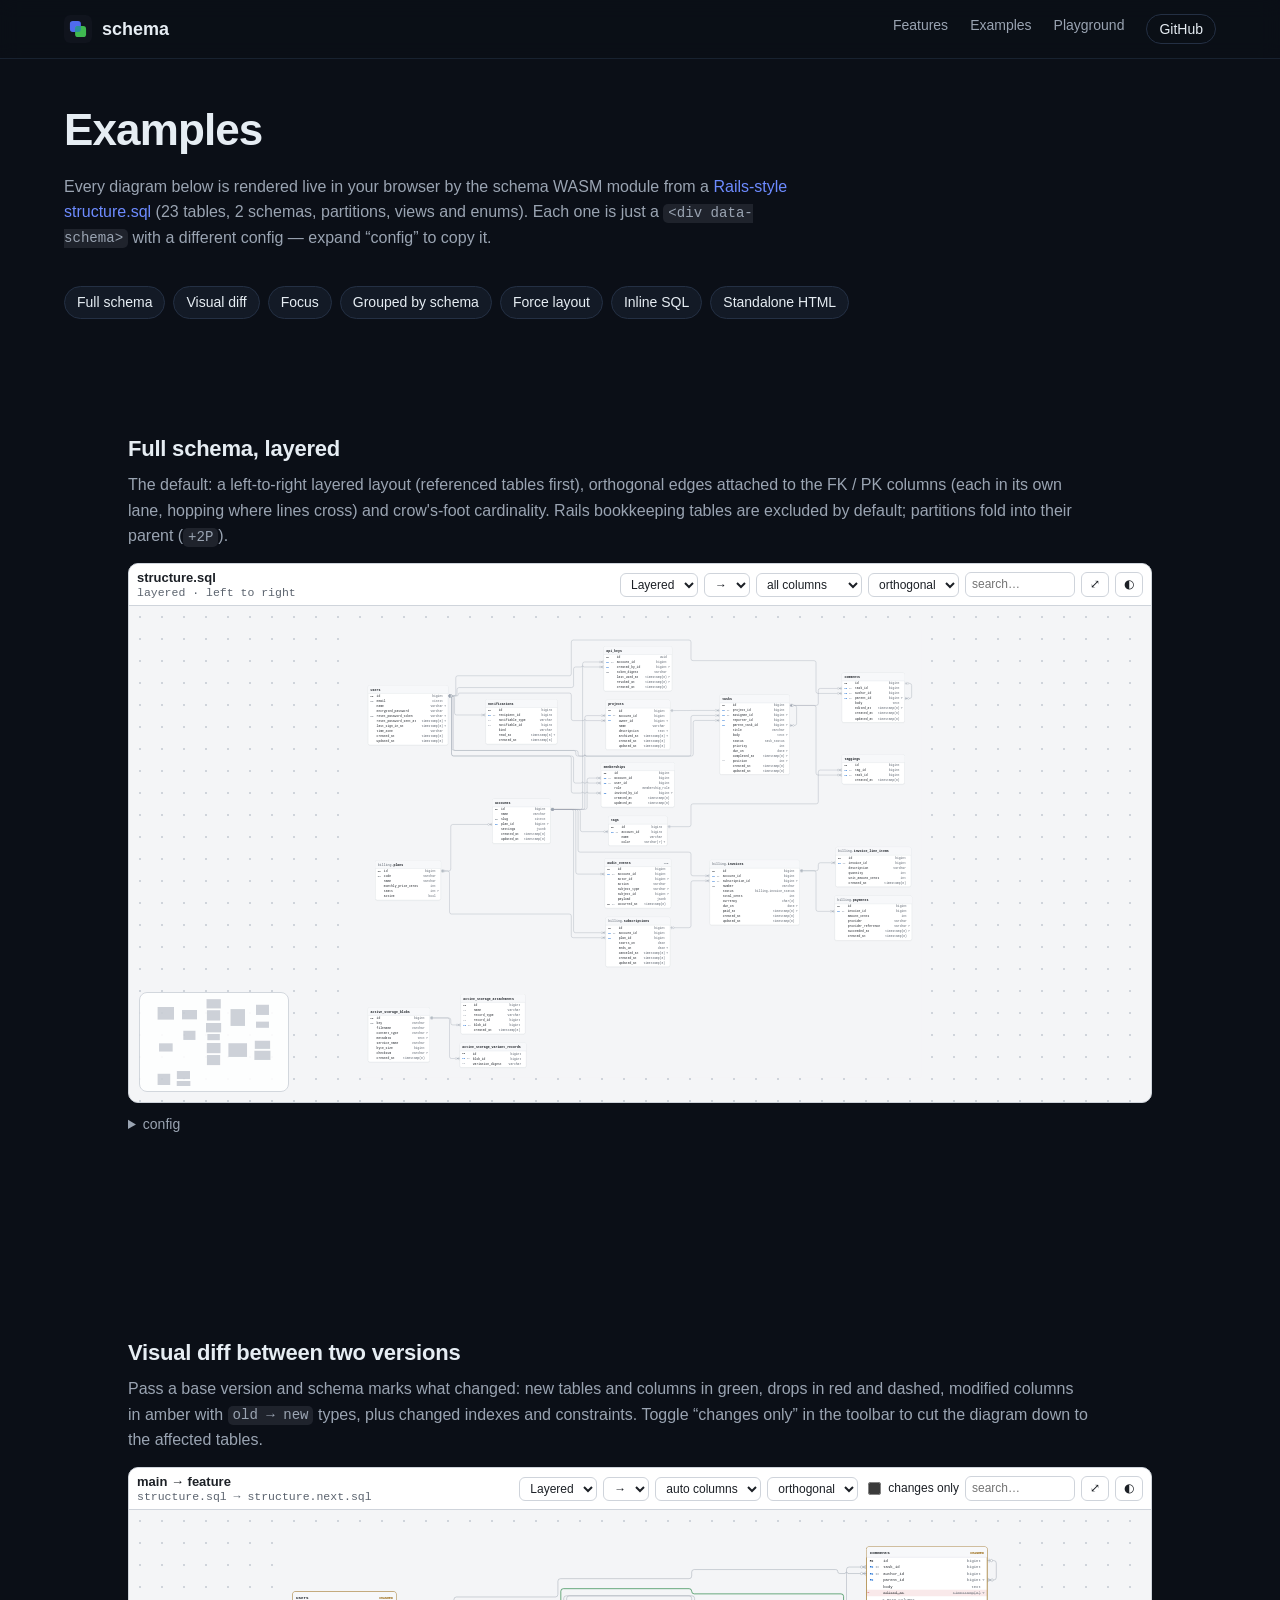
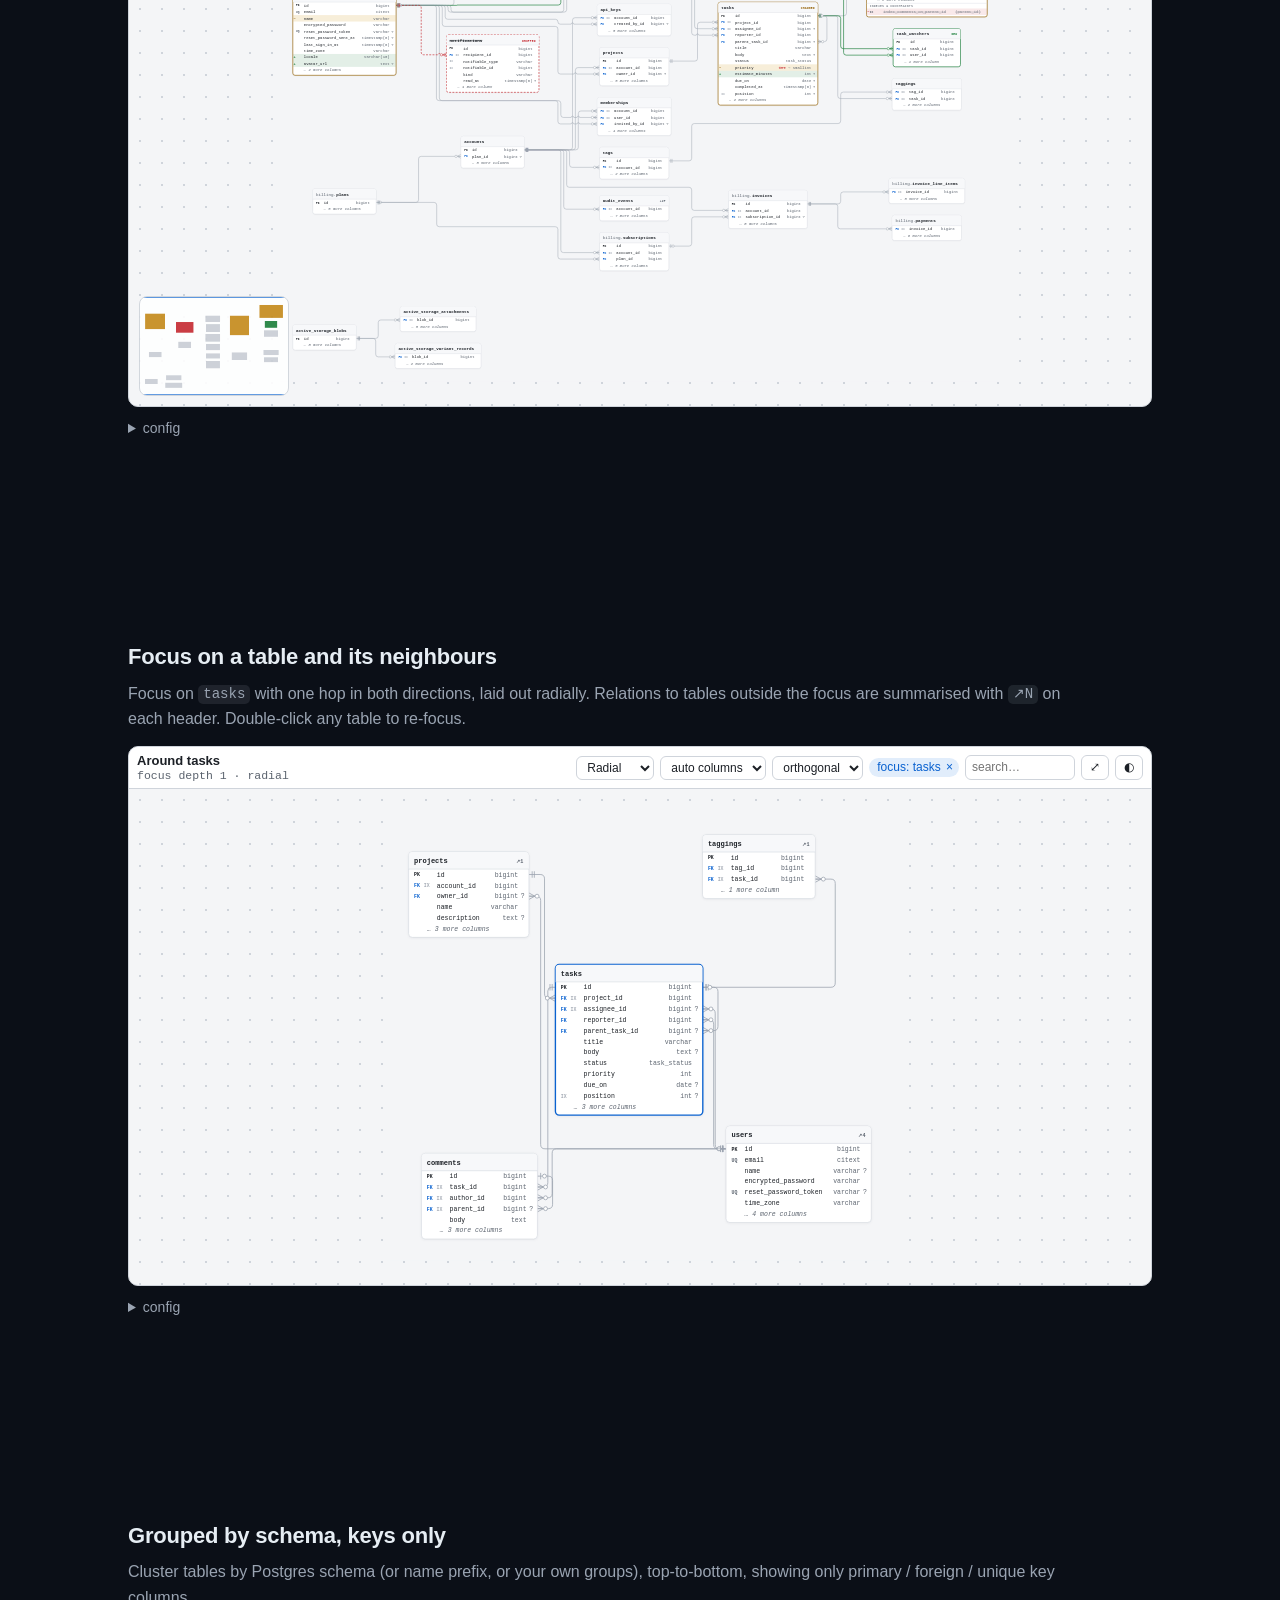
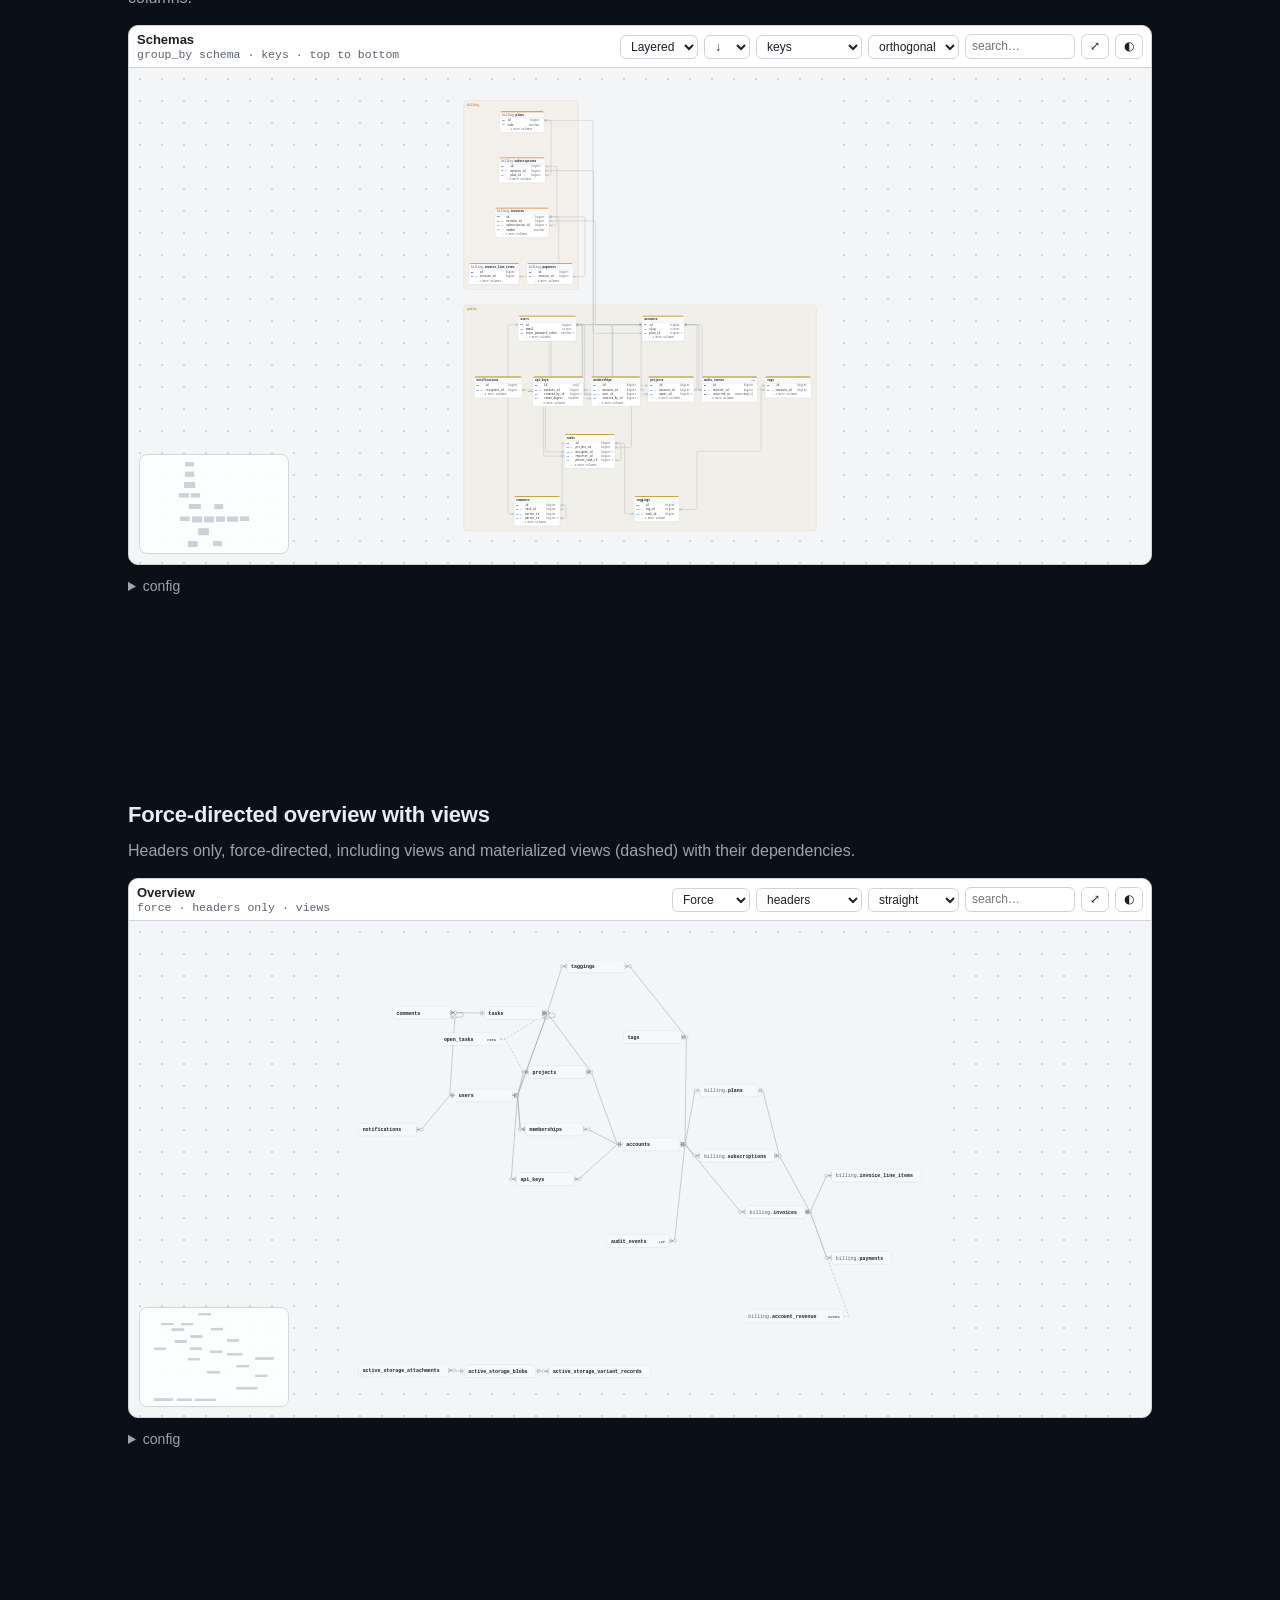
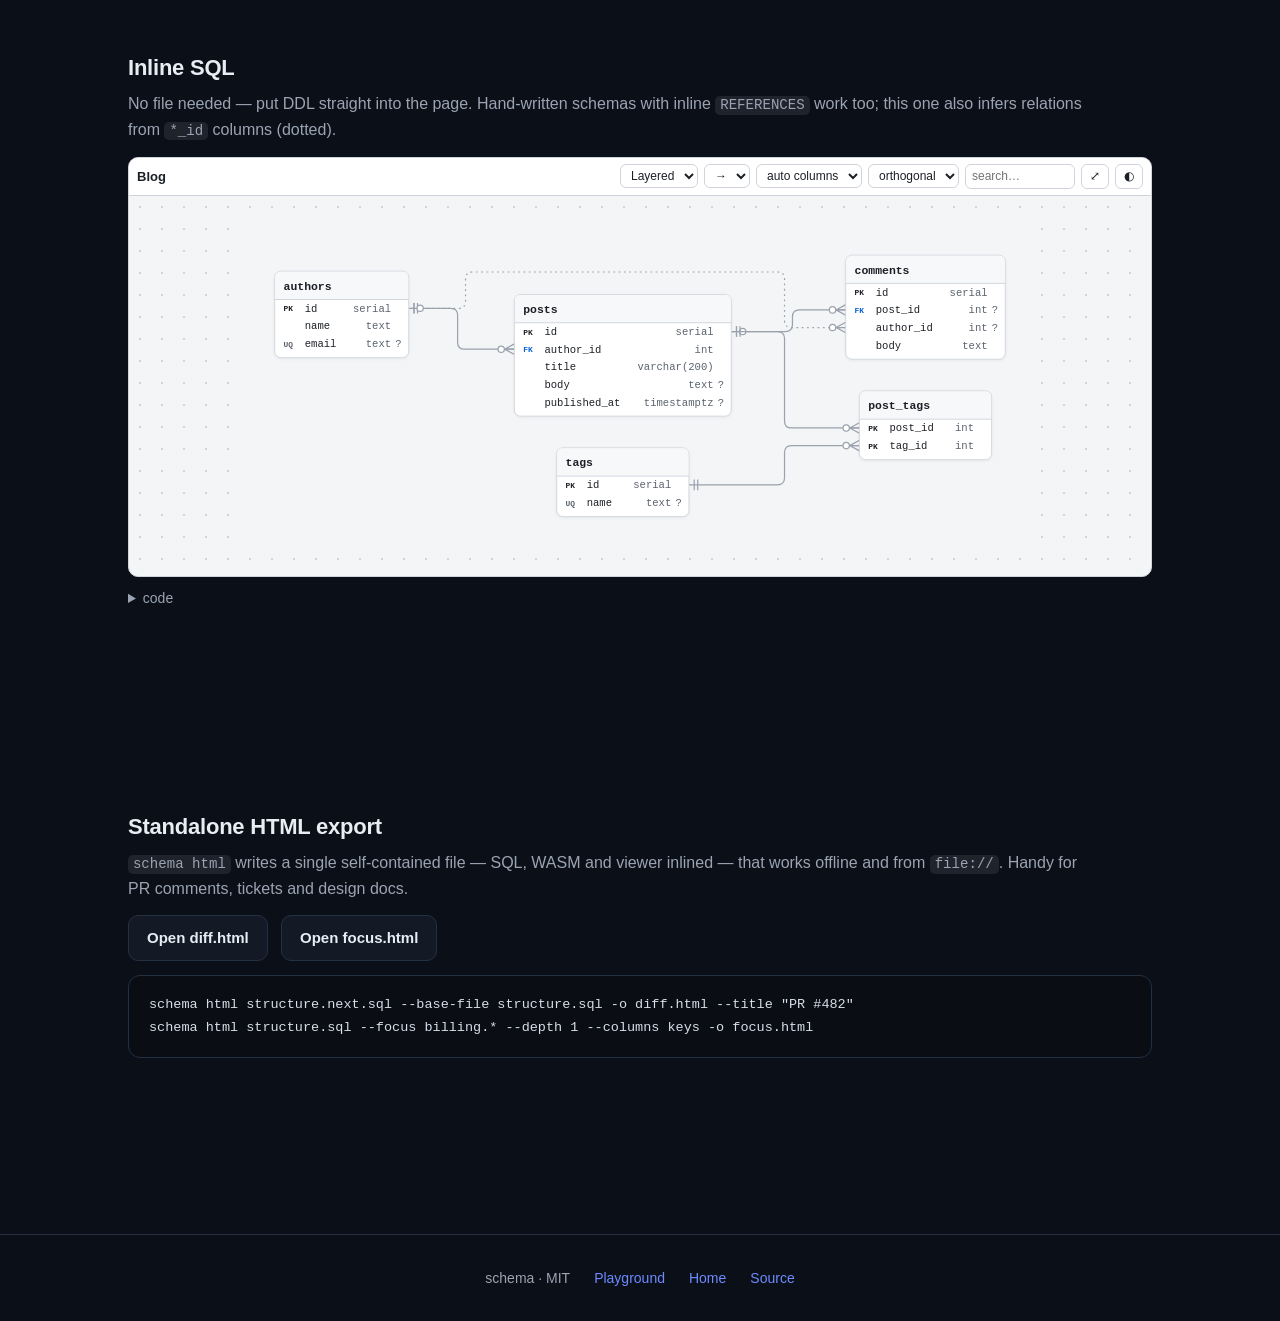
<file: docs/examples/index.html>
<!doctype html>
<html lang="en">
<head>
<meta charset="utf-8">
<meta name="viewport" content="width=device-width, initial-scale=1">
<title>Examples — schema</title>
<link rel="icon" type="image/svg+xml" href="../favicon.svg">
<link rel="apple-touch-icon" href="../apple-touch-icon.png">
<meta property="og:type" content="website">
<meta property="og:site_name" content="schema">
<meta property="og:title" content="Examples — schema">
<meta property="og:description" content="Interactive ER diagrams and visual git diffs for Postgres structure.sql files. Rust + WebAssembly.">
<meta property="og:url" content="https://dobrinov.github.io/schema/examples/">
<meta property="og:image" content="https://dobrinov.github.io/schema/og.png">
<meta property="og:image:width" content="1200">
<meta property="og:image:height" content="630">
<meta property="og:image:alt" content="schema: see your Postgres schema, and how it changes">
<meta name="twitter:card" content="summary_large_image">
<meta name="twitter:image" content="https://dobrinov.github.io/schema/og.png">
<link rel="stylesheet" href="../site.css">
<!-- Privacy-friendly analytics by Plausible -->
<script async src="https://stats.aparatnata.com/js/pa-vpEP-87AN5QhZeviK1ZS9.js"></script>
<script>
  window.plausible=window.plausible||function(){(plausible.q=plausible.q||[]).push(arguments)},plausible.init=plausible.init||function(i){plausible.o=i||{}};
  plausible.init()
</script>
</head>
<body>
<header class="nav">
  <a class="brand" href="../"><img class="logo" src="../favicon.svg" alt="">schema</a>
  <nav>
    <a href="../#features">Features</a>
    <a href="./">Examples</a>
    <a href="../app/">Playground</a>
    <a class="gh" href="https://github.com/dobrinov/schema">GitHub</a>
  </nav>
</header>

<main class="page">
  <h1>Examples</h1>
  <p class="sub">Every diagram below is rendered live in your browser by the schema WASM module from a
    <a href="../data/structure.sql">Rails-style structure.sql</a> (23 tables, 2 schemas, partitions, views and enums).
    Each one is just a <code>&lt;div data-schema&gt;</code> with a different config — expand “config” to copy it.</p>
  <nav class="toc">
    <a href="#full">Full schema</a><a href="#diff">Visual diff</a><a href="#focus">Focus</a><a href="#groups">Grouped by schema</a>
    <a href="#force">Force layout</a><a href="#inline">Inline SQL</a><a href="#standalone">Standalone HTML</a>
  </nav>

  <section class="example" id="full">
    <h2>Full schema, layered</h2>
    <p>The default: a left-to-right layered layout (referenced tables first), orthogonal edges attached to the FK / PK columns (each in its own lane, hopping where lines cross) and crow's-foot cardinality. Rails bookkeeping tables are excluded by default; partitions fold into their parent (<code>+2P</code>).</p>
    <div class="frame" data-schema data-title="structure.sql" data-subtitle="layered · left to right" data-src="../data/structure.sql" data-config='{"columns":"all"}'></div>
    <details><summary>config</summary><pre class="code">{ "columns": "all" }</pre></details>
  </section>

  <section class="example" id="diff">
    <h2>Visual diff between two versions</h2>
    <p>Pass a base version and schema marks what changed: new tables and columns in green, drops in red and dashed, modified columns in amber with <code>old → new</code> types, plus changed indexes and constraints. Toggle “changes only” in the toolbar to cut the diagram down to the affected tables.</p>
    <div class="frame" data-schema data-title="main → feature" data-subtitle="structure.sql → structure.next.sql" data-src="../data/structure.next.sql" data-base-src="../data/structure.sql"
         data-config='{"edges":{"style":"orthogonal"},"hide_columns":["created_at","updated_at"]}'></div>
    <details><summary>config</summary><pre class="code">{ "edges": { "style": "orthogonal" }, "hide_columns": ["created_at", "updated_at"] }
&lt;div data-schema data-src="structure.next.sql" data-base-src="structure.sql" …&gt;</pre></details>
  </section>

  <section class="example" id="focus">
    <h2>Focus on a table and its neighbours</h2>
    <p>Focus on <code>tasks</code> with one hop in both directions, laid out radially. Relations to tables outside the focus are summarised with <code>↗N</code> on each header. Double-click any table to re-focus.</p>
    <div class="frame" data-schema data-title="Around tasks" data-subtitle="focus depth 1 · radial" data-src="../data/structure.sql"
         data-config='{"focus":["tasks"],"focus_depth":1,"layout":{"algorithm":"radial"},"hide_columns":["*_at"]}'></div>
    <details><summary>config</summary><pre class="code">{ "focus": ["tasks"], "focus_depth": 1, "layout": { "algorithm": "radial" }, "hide_columns": ["*_at"] }</pre></details>
  </section>

  <section class="example" id="groups">
    <h2>Grouped by schema, keys only</h2>
    <p>Cluster tables by Postgres schema (or name prefix, or your own groups), top-to-bottom, showing only primary / foreign / unique key columns.</p>
    <div class="frame" data-schema data-title="Schemas" data-subtitle="group_by schema · keys · top to bottom" data-src="../data/structure.sql"
         data-config='{"columns":"keys","layout":{"group_by":"schema","direction":"TB"},"exclude":["schema_migrations","ar_internal_metadata","active_storage_*"]}'></div>
    <details><summary>config</summary><pre class="code">{ "columns": "keys", "layout": { "group_by": "schema", "direction": "TB" },
  "exclude": ["schema_migrations", "ar_internal_metadata", "active_storage_*"] }</pre></details>
  </section>

  <section class="example" id="force">
    <h2>Force-directed overview with views</h2>
    <p>Headers only, force-directed, including views and materialized views (dashed) with their dependencies.</p>
    <div class="frame" data-schema data-title="Overview" data-subtitle="force · headers only · views" data-src="../data/structure.sql"
         data-config='{"columns":"none","show_views":true,"layout":{"algorithm":"force"},"edges":{"anchor":"table","style":"straight"}}'></div>
    <details><summary>config</summary><pre class="code">{ "columns": "none", "show_views": true, "layout": { "algorithm": "force" }, "edges": { "anchor": "table", "style": "straight" } }</pre></details>
  </section>

  <section class="example" id="inline">
    <h2>Inline SQL</h2>
    <p>No file needed — put DDL straight into the page. Hand-written schemas with inline <code>REFERENCES</code> work too; this one also infers relations from <code>*_id</code> columns (dotted).</p>
    <div class="frame" style="height:420px" data-schema data-title="Blog" data-config='{"edges":{"inferred":true}}'>
      <script type="application/sql">
        create table authors (id serial primary key, name text not null, email text unique);
        create table posts (
          id serial primary key,
          author_id int not null references authors(id) on delete cascade,
          title varchar(200) not null,
          body text,
          published_at timestamptz
        );
        create table comments (id serial primary key, post_id int references posts, author_id int, body text not null);
        create table tags (id serial primary key, name text unique);
        create table post_tags (post_id int references posts, tag_id int references tags, primary key (post_id, tag_id));
      </script>
    </div>
    <details><summary>code</summary><pre class="code">&lt;script src="schema.embed.js"&gt;&lt;/script&gt;
&lt;div data-schema data-title="Blog" data-config='{"edges":{"inferred":true}}' style="height:420px"&gt;
  &lt;script type="application/sql"&gt;
    create table authors (id serial primary key, name text not null, email text unique);
    create table posts (id serial primary key, author_id int not null references authors(id) …);
    …
  &lt;/script&gt;
&lt;/div&gt;</pre></details>
  </section>

  <section class="example" id="standalone">
    <h2>Standalone HTML export</h2>
    <p><code>schema html</code> writes a single self-contained file — SQL, WASM and viewer inlined — that works offline and from <code>file://</code>. Handy for PR comments, tickets and design docs.</p>
    <p><a class="btn" href="diff.html">Open diff.html</a> &nbsp; <a class="btn" href="focus.html">Open focus.html</a></p>
    <pre class="code">schema html structure.next.sql --base-file structure.sql -o diff.html --title "PR #482"
schema html structure.sql --focus billing.* --depth 1 --columns keys -o focus.html</pre>
  </section>
</main>

<footer>
  <span>schema · MIT</span>
  <a href="../app/">Playground</a><a href="../">Home</a><a href="https://github.com/dobrinov/schema">Source</a>
</footer>
<script src="../schema.embed.js"></script>
</body>
</html>
</file>
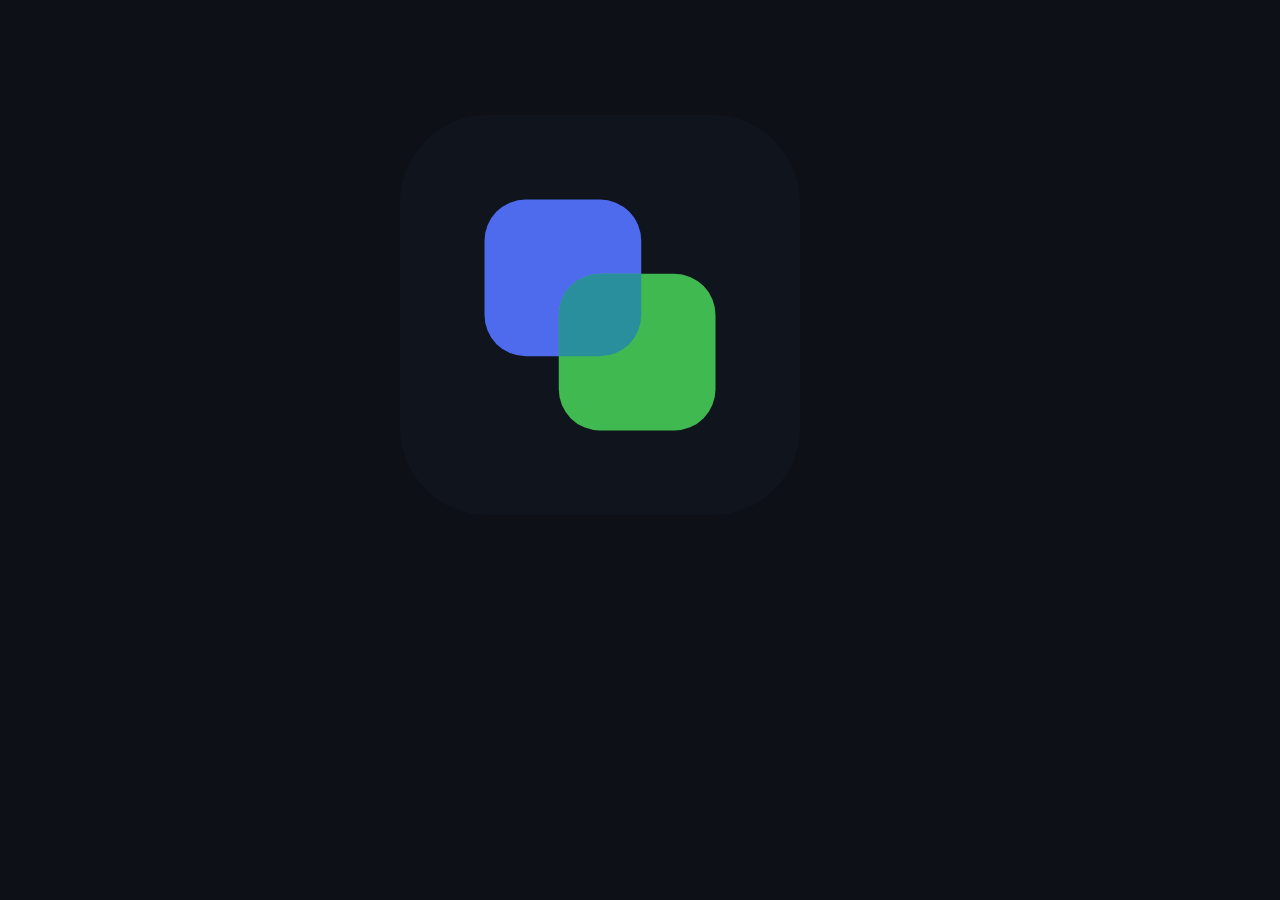
<file: site/og.html>
<!doctype html>
<!-- Source for og.png (1200×630): just the logo. Re-render with scripts/render-og.sh -->
<html>
<head>
<meta charset="utf-8">
<style>
  html, body { margin: 0; width: 1200px; height: 630px; overflow: hidden; background: #0d1117; }
  body { display: flex; align-items: center; justify-content: center; }
  img { width: 400px; height: 400px; display: block; }
</style>
</head>
<body><img src="../web/favicon.svg" alt=""></body>
</html>
</file>
<file: docs/site.css>
:root { --bg: #0b0f17; --bg2: #111827; --card: #131a26; --fg: #e6edf3; --muted: #9aa4b2; --border: #243044; --accent: #6d8bff; --green: #3fb950; --mono: ui-monospace, SFMono-Regular, "SF Mono", Menlo, Consolas, monospace; color-scheme: dark; }
* { box-sizing: border-box; }
html { scroll-behavior: smooth; }
body { margin: 0; background: var(--bg); color: var(--fg); font: 16px/1.6 -apple-system, BlinkMacSystemFont, "Segoe UI", Inter, Helvetica, Arial, sans-serif; }
a { color: var(--accent); text-decoration: none; }
code { font-family: var(--mono); font-size: .88em; background: rgba(110,118,129,.2); padding: .1em .35em; border-radius: 5px; }
.nav { position: sticky; top: 0; z-index: 10; display: flex; align-items: center; justify-content: space-between; padding: 14px clamp(16px, 5vw, 64px); background: rgba(11,15,23,.8); backdrop-filter: blur(10px); border-bottom: 1px solid rgba(36,48,68,.6); }
.brand { display: flex; align-items: center; gap: 10px; color: var(--fg); font-weight: 700; font-size: 18px; }
.logo { width: 28px; height: 28px; display: block; }
.nav nav { display: flex; gap: 22px; flex-wrap: wrap; }
.nav nav a { color: var(--muted); font-size: 14px; }
.nav nav a:hover { color: var(--fg); }
.nav .gh { color: var(--fg); border: 1px solid var(--border); padding: 3px 12px; border-radius: 999px; }

.hero { display: grid; grid-template-columns: minmax(0, 5fr) minmax(0, 7fr); gap: 48px; align-items: center; padding: 72px clamp(16px, 5vw, 64px) 56px; background: radial-gradient(1200px 600px at 80% -10%, rgba(79,107,237,.25), transparent 60%), radial-gradient(900px 500px at -10% 110%, rgba(26,155,91,.18), transparent 60%); }
.eyebrow { font-family: var(--mono); color: var(--accent); font-size: 13px; letter-spacing: .08em; text-transform: uppercase; margin: 0 0 12px; }
h1 { font-size: clamp(34px, 4.4vw, 58px); line-height: 1.05; margin: 0 0 20px; letter-spacing: -.02em; }
.grad { background: linear-gradient(90deg, #7c9bff, #3fb950); -webkit-background-clip: text; background-clip: text; color: transparent; }
.lede { color: var(--muted); font-size: 18px; max-width: 34em; }
.cta { display: flex; gap: 12px; margin: 28px 0; flex-wrap: wrap; }
.btn { display: inline-block; padding: 10px 18px; border-radius: 10px; border: 1px solid var(--border); color: var(--fg); font-weight: 600; font-size: 15px; background: var(--card); transition: transform .15s, border-color .15s; }
.btn:hover { transform: translateY(-1px); border-color: var(--accent); }
.btn.primary { background: linear-gradient(135deg, #4f6bed, #6d8bff); border-color: transparent; }
.terminal { background: #0a0d13; border: 1px solid var(--border); border-radius: 12px; overflow: hidden; max-width: 560px; box-shadow: 0 20px 60px rgba(0,0,0,.4); }
.term-bar { display: flex; gap: 6px; padding: 10px 12px; border-bottom: 1px solid var(--border); }
.term-bar i { width: 11px; height: 11px; border-radius: 50%; background: #3a4456; }
.term-bar i:nth-child(1) { background: #ff5f57; } .term-bar i:nth-child(2) { background: #febc2e; } .term-bar i:nth-child(3) { background: #28c840; }
.terminal pre { margin: 0; padding: 14px 16px; font: 13px/1.6 var(--mono); overflow-x: auto; }
.p { color: var(--green); } .o { color: var(--muted); } .c { color: #6e7a8a; }
.hero-demo { min-width: 0; }
.demo-frame { height: 560px; border-radius: 14px !important; box-shadow: 0 30px 80px rgba(0,0,0,.5), 0 0 0 1px var(--border); }
.caption { color: var(--muted); font-size: 13px; text-align: center; margin: 12px 0 0; }

section { padding: 72px clamp(16px, 5vw, 64px); }
h2 { font-size: clamp(26px, 3vw, 38px); margin: 0 0 12px; letter-spacing: -.01em; }
.sub { color: var(--muted); margin: 0 0 36px; max-width: 46em; }
.features { text-align: left; border-top: 1px solid var(--border); }
.grid { display: grid; grid-template-columns: repeat(auto-fit, minmax(280px, 1fr)); gap: 18px; }
.grid article { background: var(--card); border: 1px solid var(--border); border-radius: 14px; padding: 22px; transition: border-color .2s, transform .2s; }
.grid article:hover { border-color: #3a4a66; transform: translateY(-2px); }
.grid h3 { margin: 10px 0 8px; font-size: 18px; }
.grid p { color: var(--muted); margin: 0; font-size: 15px; }
.ico { width: 40px; height: 40px; border-radius: 10px; display: grid; place-items: center; background: rgba(109,139,255,.15); color: var(--accent); font-size: 20px; }

.split { display: grid; grid-template-columns: minmax(0, 1fr) minmax(0, 1.2fr); gap: 48px; align-items: center; border-top: 1px solid var(--border); }
.split.reverse { grid-template-columns: minmax(0, 1.2fr) minmax(0, 1fr); }
.split p { color: var(--muted); }
.code { background: #0a0d13; border: 1px solid var(--border); border-radius: 12px; padding: 18px 20px; font: 13.5px/1.65 var(--mono); overflow-x: auto; margin: 0; color: #d6deea; }
.code.small { font-size: 13px; padding: 12px 16px; margin: 12px 0; }
.checks { list-style: none; padding: 0; margin: 16px 0 0; }
.checks li { padding-left: 26px; position: relative; margin: 8px 0; color: var(--muted); }
.checks li::before { content: "✓"; position: absolute; left: 0; color: var(--green); font-weight: 700; }
.checks b { color: var(--fg); font-family: var(--mono); font-size: 14px; }
.install-line { display: flex; align-items: center; flex-wrap: wrap; gap: 8px; margin: 18px 0 26px; font-size: 14px; }
.install-line code { font: 13.5px/1 var(--mono); background: #0a0d13; border: 1px solid var(--border); border-radius: 8px; padding: 9px 12px; color: #d6deea; }
.install-line button { font: 600 13px/1 inherit; color: var(--fg); background: var(--card); border: 1px solid var(--border); border-radius: 8px; padding: 8px 12px; cursor: pointer; }
.install-line button:hover { border-color: var(--accent); }
.install-line a { color: var(--muted); font-size: 13px; margin-left: 4px; }
.install-line a:hover { color: var(--fg); }
.install { border-top: 1px solid var(--border); text-align: center; }
.install .code { max-width: 720px; margin: 20px auto; text-align: left; }
.install .sub { margin: 0 auto; }
.install-grid { display: grid; grid-template-columns: repeat(3, minmax(0, 1fr)); gap: 20px; max-width: 1080px; margin: 28px auto 20px; text-align: left; }
.install-grid > div { display: flex; flex-direction: column; gap: 10px; padding: 18px 20px; border: 1px solid var(--border); border-radius: 14px; }
.install-grid h3 { margin: 0; font-size: 16px; display: flex; align-items: baseline; justify-content: space-between; gap: 8px; }
.install-grid h3 span { font-size: 12px; font-weight: 400; color: var(--muted, #8b96a8); white-space: nowrap; }
.install-grid .code { margin: 0; max-width: none; font-size: 13px; padding: 12px 14px; }
.install-grid .sub { margin: 0; font-size: 13.5px; }
@media (max-width: 860px) { .install-grid { grid-template-columns: minmax(0, 1fr); } }
.install-grid > div { min-width: 0; }
footer { display: flex; gap: 24px; justify-content: center; padding: 32px; border-top: 1px solid var(--border); color: var(--muted); font-size: 14px; }

/* examples page */
.page { padding: 48px clamp(16px, 5vw, 64px); }
.page h1 { font-size: clamp(30px, 3.5vw, 44px); }
.example { margin: 0 0 56px; }
.example h2 { font-size: 22px; margin: 0 0 6px; }
.example p { color: var(--muted); margin: 0 0 14px; max-width: 60em; }
.example .frame { height: 540px; }
.example details { margin-top: 10px; }
.example summary { cursor: pointer; color: var(--muted); font-size: 14px; }
.example pre { margin-top: 8px; }
.toc { display: flex; flex-wrap: wrap; gap: 8px; margin: 0 0 40px; }
.toc a { border: 1px solid var(--border); border-radius: 999px; padding: 4px 12px; font-size: 14px; color: var(--fg); background: var(--card); }

@media (max-width: 980px) {
  .hero, .split, .split.reverse { grid-template-columns: 1fr; }
  .demo-frame { height: 440px; }
  .nav nav a:not(.gh) { display: none; }
}

/* changelog */
.changelog { border-top: 1px solid var(--border); }
.releases { display: grid; gap: 18px; max-width: 920px; }
.release { background: var(--card); border: 1px solid var(--border); border-radius: 14px; padding: 20px 24px; }
.release h3 { margin: 0 0 6px; font-size: 20px; display: flex; align-items: baseline; gap: 12px; flex-wrap: wrap; }
.release time, .release .tag { font: 13px/1 var(--mono); color: var(--muted); font-weight: 400; }
.release .tag { border: 1px solid var(--border); border-radius: 999px; padding: 4px 9px; }
.release h4 { margin: 16px 0 4px; font: 600 12px/1 var(--mono); letter-spacing: .08em; text-transform: uppercase; color: var(--accent); }
.release h4.added { color: var(--green); }
.release h4.removed { color: #f85149; }
.release h4.fixed { color: #d29922; }
.release p, .release li { color: var(--muted); font-size: 15px; }
.release p { margin: 0; }
.release ul { margin: 0; padding-left: 20px; }
.release li { margin: 6px 0; }
.release li::marker { color: #3a4a66; }
.older { display: grid; gap: 18px; }
.older > summary { cursor: pointer; color: var(--muted); font-size: 14px; width: max-content; }
.older > summary:hover { color: var(--fg); }
</file>
<file: docs/app/app.css>
/* schema — app styles. Tokens first (light is the default, [data-theme="dark"]
   overrides, [data-mode] on <body> sets the mode accent), then components,
   then the shell. */

/* ================= tokens ================= */
:root, [data-theme="light"] {
  color-scheme: light;
  --bg: #ffffff;            /* panels, cards, popovers, inputs */
  --bg-sunken: #f4f5f7;     /* canvas, wells, segmented tracks */
  --bg-hover: #eef0f3;
  --bg-active: #e4e7eb;
  --line: #e1e4e8;          /* hairlines between regions */
  --line-strong: #c9ced5;   /* control borders */
  --fg: #1c2026;
  --fg-muted: #5b636e;      /* secondary text */
  --fg-faint: #858d98;      /* icons, placeholders, disabled */
  --accent: #0a62d0;
  --accent-solid: #0a62d0;
  --accent-soft: #e8f0fd;
  --accent-line: #a9c8f5;
  --focus-ring: 0 0 0 3px #0a62d033;
  --add: #1b7f3a;  --add-soft: #e6f5ea;  --add-line: #8fcf9f;
  --del: #c62a31;  --del-soft: #fcebec;  --del-line: #eea5a8;
  --mod: #935f00;  --mod-soft: #fcf2d9;  --mod-line: #e2c178;
  --cmp: #6f45d6;  --cmp-soft: #f3effd;  --cmp-line: #c9b7f4;
  --dsg: #0b7593;  --dsg-soft: #e5f4f8;  --dsg-line: #9fd2e1;
  --canvas: #f4f5f7;
  --canvas-dot: #d3d8de;
  --node-row-line: #eef0f3;
  --key-pk: #1c2026;  --key-fk: #0a62d0;  --key-uq: #5b636e;
  --shadow-1: 0 1px 2px rgba(20,24,30,.06);
  --shadow-pop: 0 1px 2px rgba(20,24,30,.06), 0 8px 24px rgba(20,24,30,.14);
  --scrim: rgba(20,24,30,.28);
  --font-ui: -apple-system, BlinkMacSystemFont, "Segoe UI", "Noto Sans", Helvetica, Arial, sans-serif;
  --font-mono: ui-monospace, SFMono-Regular, "SF Mono", Menlo, Consolas, "Liberation Mono", monospace;
  --fs-11: 11px; --fs-12: 12px; --fs-13: 13px; --fs-15: 15px; --fs-20: 20px;
  --mono-11: 11px; --mono-12: 12px; --mono-13: 13px;
  --lh: 1.45;
  --r-1: 3px; --r-2: 5px; --r-3: 8px; --r-4: 12px;
  --h-sm: 24px; --h-md: 28px; --h-lg: 32px;
  --topbar-h: 44px; --canvasbar-h: 40px; --sidebar-w: 264px; --details-w: 340px; --editor-w: 520px;
  --mode: var(--fg-muted); --mode-soft: var(--bg); --mode-line: var(--line); --mode-stripe: transparent;
}
[data-theme="dark"] {
  color-scheme: dark;
  --bg: #16191e;
  --bg-sunken: #0f1114;
  --bg-hover: #1f232a;
  --bg-active: #292e36;
  --line: #262b32;
  --line-strong: #3a414b;
  --fg: #e3e7ec;
  --fg-muted: #9ba4af;
  --fg-faint: #6c757f;
  --accent: #6aa6f9;
  --accent-solid: #2f6fdb;
  --accent-soft: #172538;
  --accent-line: #2c4f80;
  --focus-ring: 0 0 0 3px #6aa6f940;
  --add: #5cc47a;  --add-soft: #13281b;  --add-line: #2a6139;
  --del: #f07a7f;  --del-soft: #33181b;  --del-line: #74303a;
  --mod: #e3ae4c;  --mod-soft: #2d2311;  --mod-line: #6b501c;
  --cmp: #ab91f8;  --cmp-soft: #211b36;  --cmp-line: #4b3c86;
  --dsg: #52bfdf;  --dsg-soft: #0f252d;  --dsg-line: #20586a;
  --canvas: #0f1114;
  --canvas-dot: #242930;
  --node-row-line: #22262d;
  --key-pk: #e3e7ec;  --key-fk: #6aa6f9;  --key-uq: #9ba4af;
  --shadow-1: 0 1px 2px rgba(0,0,0,.4);
  --shadow-pop: 0 0 0 1px rgba(255,255,255,.02), 0 10px 28px rgba(0,0,0,.55);
  --scrim: rgba(0,0,0,.5);
}
body[data-mode="compare"] { --mode: var(--cmp); --mode-soft: var(--cmp-soft); --mode-line: var(--cmp-line); --mode-stripe: var(--cmp); }
body[data-mode="design"]  { --mode: var(--dsg); --mode-soft: var(--dsg-soft); --mode-line: var(--dsg-line); --mode-stripe: var(--dsg); }

/* ================= base ================= */
* { box-sizing: border-box; }
html, body { margin: 0; height: 100%; background: var(--bg); color: var(--fg); font: var(--fs-13)/var(--lh) var(--font-ui); }
body { display: flex; flex-direction: column; overflow: hidden; border-top: 2px solid var(--mode-stripe); }
button, input, select, textarea { font: inherit; color: inherit; }
button { cursor: pointer; }
code, .mono { font-family: var(--font-mono); font-size: var(--mono-12); }
[hidden] { display: none !important; }
.spacer { flex: 1; }
.vsep { width: 1px; height: 20px; background: var(--line); flex: none; }
.muted { color: var(--fg-muted); }
::placeholder { color: var(--fg-faint); }

kbd { display: inline-flex; align-items: center; justify-content: center; min-width: 18px; height: 18px; padding: 0 4px;
  border: 1px solid var(--line-strong); border-bottom-width: 2px; border-radius: var(--r-1);
  font: var(--mono-11)/1 var(--font-mono); color: var(--fg-muted); background: var(--bg); }
.sc { font: 10px/1 var(--font-mono); color: var(--fg-faint); }
.btn--primary .sc { color: inherit; opacity: .8; }

/* ---------- buttons ---------- */
.btn { display: inline-flex; align-items: center; justify-content: center; gap: 6px; height: var(--h-md); padding: 0 10px;
  border: 1px solid var(--line-strong); border-radius: var(--r-2); background: var(--bg); white-space: nowrap; }
.btn:hover { background: var(--bg-hover); }
.btn:active { background: var(--bg-active); }
.btn:focus-visible, .icon-btn:focus-visible, .input:focus, .seg button:focus-visible, textarea:focus { outline: none; border-color: var(--accent); box-shadow: var(--focus-ring); }
.btn:disabled { color: var(--fg-faint); border-color: var(--line); background: var(--bg); cursor: default; }
.btn--sm { height: var(--h-sm); padding: 0 8px; font-size: var(--fs-12); }
.btn--lg { height: var(--h-lg); padding: 0 14px; }
.btn--block { width: 100%; }
.btn--primary { background: var(--accent-solid); border-color: var(--accent-solid); color: #fff; font-weight: 600; }
.btn--primary:hover { background: var(--accent-solid); filter: brightness(1.08); }
.btn--ghost { border-color: transparent; background: transparent; color: var(--accent); }
.btn--ghost:hover { background: var(--bg-hover); }
.btn--danger { color: var(--del); }
.btn--danger.btn--solid { background: var(--del); border-color: var(--del); color: #fff; font-weight: 600; }
.icon-btn { width: var(--h-md); height: var(--h-md); display: inline-flex; align-items: center; justify-content: center; flex: none;
  border: 1px solid transparent; border-radius: var(--r-2); background: transparent; color: var(--fg-muted); }
.icon-btn:hover { background: var(--bg-hover); color: var(--fg); }
.icon-btn--bordered { border-color: var(--line-strong); }
.caret::after { content: "▾"; font-size: 10px; color: var(--fg-faint); margin-left: 2px; }
/* update banner: one thin line above the whole app */
.update-banner { flex: none; display: flex; align-items: center; justify-content: center; gap: 10px; min-height: 26px; padding: 3px 36px; position: relative;
  background: var(--mod-soft); color: var(--mod); border-bottom: 1px solid var(--mod-line); font-size: var(--fs-12); text-align: center; flex-wrap: wrap; }
.update-banner[hidden] { display: none; }
.update-banner b { font-weight: 600; }
.update-banner .linkish { background: none; border: 0; padding: 0; font: inherit; color: inherit; text-decoration: underline; text-underline-offset: 2px; cursor: pointer; }
.update-banner code { font: var(--mono-11)/1.4 var(--font-mono); padding: 1px 6px; border: 1px solid var(--mod-line); border-radius: var(--r-1); background: var(--bg); color: var(--fg); cursor: copy; }
.update-banner .update-banner__close { position: absolute; right: 8px; top: 50%; transform: translateY(-50%); background: none; border: 0; color: inherit; font-size: 15px; line-height: 1; cursor: pointer; opacity: .7; padding: 2px 4px; }
.update-banner .update-banner__close:hover { opacity: 1; }
.dialog--whatsnew { width: min(640px, 94vw); }
.dialog--whatsnew .dialog__body { max-height: 70vh; overflow: auto; }
.whatsnew__ver { margin: 14px 0 2px; font-size: var(--fs-13); }
.whatsnew__ver span { font-weight: 400; color: var(--fg-muted); font-size: var(--fs-12); }
.dialog--whatsnew h4 { margin: 8px 0 2px; font-size: var(--fs-12); }
.dialog--whatsnew ul { padding-left: 18px; margin: 4px 0; font-size: var(--fs-12); color: var(--fg-muted); }
.dialog--whatsnew li { margin: 3px 0; }
.dialog--whatsnew .dialog__body p { margin: 4px 0; }
.whatsnew__how { margin-top: 12px !important; }
.whatsnew__how code { cursor: copy; }

/* ---------- segmented ---------- */
.seg { display: inline-flex; gap: 2px; padding: 2px; background: var(--bg-sunken); border: 1px solid var(--line); border-radius: 7px; }
.seg button { display: inline-flex; align-items: center; gap: 6px; height: 22px; padding: 0 8px; border: 0; border-radius: var(--r-2);
  background: transparent; color: var(--fg-muted); font-size: var(--fs-12); white-space: nowrap; }
.seg button:hover { color: var(--fg); }
.seg button[aria-pressed="true"] { background: var(--bg); color: var(--fg); font-weight: 600; box-shadow: var(--shadow-1); }
.seg--fill { display: flex; }
.seg--fill button { flex: 1; justify-content: center; }
.seg--mode { border-radius: var(--r-3); flex: none; }
.seg--mode button { height: 26px; padding: 0 10px; font-size: var(--fs-13); font-weight: 600; border-radius: 6px; }
.seg--mode button[aria-pressed="true"] { color: var(--mode); box-shadow: var(--shadow-1), 0 0 0 1px var(--line); }
body[data-mode="browse"] .seg--mode button[aria-pressed="true"] { color: var(--fg); }
.count { display: inline-flex; align-items: center; justify-content: center; min-width: 18px; height: 16px; padding: 0 5px; border-radius: 8px;
  font: 600 var(--mono-11) var(--font-mono); background: var(--bg-active); color: var(--fg-muted); }
.count:empty { display: none; }
.seg--mode button[aria-pressed="true"] .count { background: var(--mode-soft); color: var(--mode); }

/* scope lens: Changes N [− depth +] | All tables N */
.lens button .n { font: var(--mono-11) var(--font-mono); }
.lens button[aria-pressed="true"] { color: var(--mode); border: 1px solid var(--mode-line); padding-right: 4px; }
.lens button[aria-pressed="true"] .n { color: var(--mode); }
.stepper { display: inline-flex; align-items: center; gap: 2px; height: 16px; padding-left: 4px; border-left: 1px solid var(--mode-line); color: var(--fg-muted); font-weight: 400; }
.stepper span[role="button"] { width: 14px; text-align: center; border-radius: var(--r-1); cursor: pointer; }
.stepper span[role="button"]:hover { background: var(--bg-hover); color: var(--fg); }
.stepper span[aria-disabled="true"] { opacity: .35; cursor: default; }
.stepper output { font: var(--mono-11) var(--font-mono); color: var(--fg); min-width: 14px; text-align: center; }
.lens-hint { font-size: var(--fs-11); color: var(--fg-muted); }

/* ---------- chips ---------- */
.chip { display: inline-flex; align-items: stretch; height: var(--h-sm); border: 1px solid var(--accent-line); border-radius: var(--r-2);
  background: var(--accent-soft); color: var(--accent); font: var(--mono-12)/22px var(--font-mono); white-space: nowrap; overflow: hidden; flex: none; }
.chip > b, .chip > .chip__lbl { padding: 0 6px; font-weight: 600; }
.chip > .chip__lbl { border: 0; background: none; color: inherit; font: inherit; }
.chip > i { font: var(--fs-12)/22px var(--font-ui); color: var(--fg-muted); font-style: normal; padding-left: 6px; margin-right: 4px; }
.chip button { border: 0; background: none; color: inherit; padding: 0; }
.chip button:hover:not(:disabled) { background: color-mix(in srgb, currentColor 14%, transparent); }
.chip button:disabled { opacity: .35; cursor: default; }
.chip__n { align-self: center; font-size: 10.5px; background: var(--bg); border-radius: 8px; padding: 0 5px; margin-right: 4px; line-height: 16px; color: var(--fg-muted); }
.chip__n.warn { color: var(--del); }
.chip__depth { display: inline-flex; align-items: center; border-left: 1px solid var(--accent-line); font: var(--fs-11) var(--font-ui); }
.chip__depth button { width: 18px; height: 100%; }
.chip__x { width: 20px; border-left: 1px solid var(--accent-line) !important; font-size: 13px; }
.chip--rule { border-color: var(--line-strong); background: var(--bg-sunken); color: var(--fg); }
.chip--rule .chip__x { border-color: var(--line-strong) !important; color: var(--fg-muted); }
.chip--paused { border-style: dashed; border-color: var(--line-strong); background: none; color: var(--fg-faint); text-decoration: line-through; padding: 0 6px; cursor: pointer; }
.chip--paused:hover { color: var(--fg-muted); }
.chip-more { border: 1px dashed var(--line-strong); background: none; border-radius: var(--r-2); font-size: var(--fs-11); color: var(--fg-muted); padding: 0 6px; height: var(--h-sm); }
.chip-input { border: 0; outline: 0; background: transparent; font: var(--mono-12) var(--font-mono); min-width: 70px; flex: 1 1 150px; height: var(--h-sm); padding: 0 4px; }
.filter-bar > .btn { flex: none; }
.chip-input:focus { outline: none; }

/* ---------- badges, pills, keys ---------- */
.badge { display: inline-flex; align-items: center; justify-content: center; height: 16px; padding: 0 4px; border: 1px solid; border-radius: var(--r-1);
  font: 700 10px/1 var(--font-ui); letter-spacing: .03em; text-transform: uppercase; white-space: nowrap; }
.badge--add { color: var(--add); border-color: var(--add-line); }
.badge--mod { color: var(--mod); border-color: var(--mod-line); }
.badge--del { color: var(--del); border-color: var(--del-line); }
.badge--mode { color: var(--mode); border-color: var(--mode-line); }
.badge--muted { color: var(--fg-muted); border-color: var(--line-strong); }
.pill { display: inline-flex; align-items: center; height: 18px; padding: 0 6px; border-radius: 9px; font: 600 var(--mono-11) var(--font-mono); }
.pill--add { background: var(--add-soft); color: var(--add); }
.pill--del { background: var(--del-soft); color: var(--del); }
.pill--mod { background: var(--mod-soft); color: var(--mod); }
.pill--none { background: var(--bg-active); color: var(--fg-muted); }
.key { font: 700 9.5px var(--font-mono); margin-right: 2px; }
.key--pk { color: var(--key-pk); } .key--fk { color: var(--key-fk); } .key--uq { color: var(--key-uq); } .key--ix { color: var(--fg-muted); }
.sign { font: 700 var(--mono-12) var(--font-mono); width: 10px; display: inline-block; text-align: center; }
.sign--add { color: var(--add); } .sign--del { color: var(--del); } .sign--mod { color: var(--mod); }
.dot { width: 6px; height: 6px; border-radius: 3px; display: inline-block; background: var(--fg-faint); }
.dot--mod { background: var(--mod); } .dot--add { background: var(--add); }

/* ---------- inputs ---------- */
.input { height: var(--h-md); padding: 0 8px; border: 1px solid var(--line-strong); border-radius: var(--r-2); background: var(--bg); min-width: 0; color: var(--fg); }
.input--sm { height: var(--h-sm); font-size: var(--fs-12); }
.input--mono { font: var(--mono-12) var(--font-mono); }
.input--well { background: var(--bg-sunken); }
textarea.input { height: auto; min-height: 52px; padding: 6px 8px; resize: vertical; font-size: var(--fs-12); line-height: 1.4; }
select.input { padding: 0 6px; }
input[type="search"]::-webkit-search-cancel-button { -webkit-appearance: none; }
input[type="checkbox"], input[type="radio"], input[type="range"] { accent-color: var(--accent-solid); margin: 0; }
.field { display: flex; flex-direction: column; gap: 4px; }
.field > span { font-size: var(--fs-11); color: var(--fg-muted); }

/* ---------- section headers ---------- */
.sh { display: flex; align-items: baseline; gap: 4px; margin: 0; padding: 0 6px 4px; font-size: var(--fs-12); font-weight: 600; }
.sh > span { color: var(--fg-muted); font-weight: 400; }
.sh > em { margin-left: auto; font-style: normal; font-weight: 400; font-size: var(--fs-11); color: var(--fg-muted); white-space: nowrap; }
.gh { display: flex; align-items: center; gap: 6px; height: 26px; padding: 0 6px; margin-top: 4px; font: 600 var(--fs-11) var(--font-ui); color: var(--fg-muted); }
.gh code { font: inherit; font-family: var(--font-mono); flex: 1; }
.gh .tri { font-size: 9px; color: var(--fg-faint); }
.gh span { font-weight: 400; }

/* ---------- list rows ---------- */
.lrow { display: flex; align-items: center; gap: 8px; height: 24px; padding: 0 6px; border-radius: var(--r-2); font: var(--mono-12) var(--font-mono); cursor: pointer; }
.lrow:hover { background: var(--bg-hover); }
.lrow[aria-selected="true"] { background: var(--accent-soft); color: var(--accent); }
.lrow.is-out, .lrow.is-hidden { color: var(--fg-muted); }
.lrow--indent { padding-left: 20px; }
.lrow__name { flex: 1; min-width: 0; overflow: hidden; text-overflow: ellipsis; white-space: nowrap; }
.lrow__name.del { text-decoration: line-through; }
.lrow__n { width: 18px; text-align: right; font-size: var(--mono-11); color: var(--fg-muted); }
.lrow__tag, .lrow__kind { font: 10px var(--font-ui); color: var(--fg-faint); }
.lrow__kind { width: 26px; font-family: var(--font-mono); }
.lrow__sum { font-size: var(--mono-11); color: var(--fg-muted); white-space: nowrap; }
.lrow .badge { width: 54px; }
.lrow--change { height: 26px; }
.crow { display: grid; grid-template-columns: minmax(58px, max-content) minmax(0, 1fr); gap: 0 8px; padding: 5px 6px; border-radius: var(--r-2); cursor: pointer; }
.crow:hover { background: var(--bg-hover); }
.crow[aria-selected="true"] { background: var(--accent-soft); }
.crow__sha { font: var(--mono-12) var(--font-mono); color: var(--accent); white-space: nowrap; }
.crow__subj { font-size: var(--fs-12); overflow: hidden; text-overflow: ellipsis; white-space: nowrap; }
.crow__meta { grid-column: 2; font-size: var(--fs-11); color: var(--fg-muted); }
.orow { display: grid; grid-template-columns: 16px 14px 1fr 16px; gap: 0 4px; padding: 5px 6px; border-radius: var(--r-2); align-items: start; }
.orow:hover { background: var(--bg-hover); }
.orow__i { font: var(--mono-11) var(--font-mono); color: var(--fg-faint); padding-top: 1px; }
.orow code { display: block; overflow-wrap: anywhere; line-height: 1.35; }
.orow small { display: block; font-size: var(--fs-11); color: var(--fg-muted); line-height: 1.35; }
.orow[data-status="err"] { background: var(--del-soft); }
.orow[data-status="err"] small { color: var(--del); }
.orow .x { visibility: hidden; border: 0; background: none; color: var(--fg-faint); padding: 0; line-height: 1.35; }
.orow:hover .x { visibility: visible; }
.orow .x:hover { color: var(--del); }
.list-empty { padding: 8px 6px; color: var(--fg-muted); font-size: var(--fs-12); }

/* ---------- menus & popovers ---------- */
.menu-wrap { position: relative; }
.menu, .popover { position: absolute; z-index: 40; background: var(--bg); border: 1px solid var(--line-strong); border-radius: var(--r-3); box-shadow: var(--shadow-pop); color: var(--fg); }
.menu { min-width: 240px; padding: 4px; right: 0; top: calc(100% + 6px); }
.menu--left { right: auto; left: 0; }
.menu__head { padding: 8px 8px 2px; font-size: var(--fs-11); font-weight: 600; color: var(--fg-muted); white-space: nowrap; }
.menu__head span { font-weight: 400; }
.menu__item { display: flex; align-items: center; gap: 8px; width: 100%; height: 28px; padding: 0 8px; border: 0; border-radius: var(--r-2); background: none; text-align: left; white-space: nowrap; }
.menu__item:hover, .menu__item[aria-selected="true"] { background: var(--bg-hover); }
.menu__item > :first-child { flex: 1; }
.menu__item[aria-checked="true"]::before { content: "✓"; color: var(--mode); width: 14px; flex: none; }
.menu__item.is-current { color: var(--accent); }
.menu__desc { font-size: var(--fs-11); color: var(--fg-muted); }
.menu__item--danger { color: var(--del); }
.menu__sep { border: 0; border-top: 1px solid var(--line); margin: 4px 0; }
.menu__foot { margin: 4px -4px -4px; padding: 8px 12px; border-top: 1px solid var(--line); background: var(--bg-sunken); border-radius: 0 0 var(--r-3) var(--r-3); font-size: var(--fs-11); color: var(--fg-muted); }
.context-menu { position: fixed; }
.context-menu .menu__head { font-family: var(--font-mono); }
.popover { width: 320px; overflow: hidden; position: fixed; }
.popover__head { padding: 10px 12px; border-bottom: 1px solid var(--line); font-weight: 600; display: flex; align-items: baseline; gap: 6px; }
.popover__head span { color: var(--fg-muted); font-weight: 400; font-size: var(--fs-12); }
.popover__body { padding: 6px 12px; max-height: min(70vh, 560px); overflow: auto; font-size: var(--fs-12); }
.popover__foot { display: flex; align-items: center; gap: 8px; padding: 8px 12px; border-top: 1px solid var(--line); background: var(--bg-sunken); font-size: var(--fs-12); }
.popover .row { display: flex; align-items: center; justify-content: space-between; gap: 8px; margin: 6px 0; }
.popover .row > span:first-child { color: var(--fg-muted); white-space: nowrap; }
.popover .row.col { flex-direction: column; align-items: stretch; }
.popover .row select, .popover .row input[type=text], .popover .row input[type=number] { height: 26px; padding: 0 6px; border: 1px solid var(--line-strong); border-radius: var(--r-2); background: var(--bg); min-width: 0; font-size: var(--fs-12); }
.popover .row select { max-width: 170px; }
.popover .row input[type=text] { font-family: var(--font-mono); width: 100%; }
.popover .row input[type=number] { width: 80px; }
.popover .row input[type=range] { flex: 1; max-width: 150px; }
.popover .check { display: flex; align-items: center; gap: 6px; margin: 5px 0; cursor: pointer; font-size: var(--fs-12); }
.popover h4 { margin: 12px 0 4px; font-size: var(--fs-11); font-weight: 600; color: var(--fg-muted); }
.popover h4:first-child { margin-top: 6px; }
.why { list-style: none; margin: 0; padding: 0; }
.why li { display: flex; align-items: center; gap: 8px; min-height: 26px; }
.why li b { font: 600 var(--mono-12) var(--font-mono); width: 22px; text-align: right; flex: none; }
.why li span { flex: 1; }
.why li .btn { margin-left: auto; }
.schema-checks { display: flex; flex-wrap: wrap; gap: 4px 12px; }

/* display popover (layout, columns, relations, objects) */
.display-pop { width: 340px; max-height: min(78vh, 760px); overflow: auto; padding: 4px 14px 12px; }
.display-pop details { border-bottom: 1px solid var(--line); padding: 6px 0 10px; }
.display-pop details:last-of-type { border-bottom: 0; }
.display-pop summary { cursor: pointer; font-weight: 600; padding: 4px 0; list-style: none; font-size: var(--fs-12); }
.display-pop summary::-webkit-details-marker { display: none; }
.display-pop summary::before { content: "▸"; display: inline-block; width: 14px; color: var(--fg-faint); transition: transform .15s; }
.display-pop details[open] > summary::before { transform: rotate(90deg); }
.display-pop details.advanced > summary { color: var(--fg-muted); font-weight: 500; }
.display-pop details.advanced h5 { margin: 10px 0 2px; font-size: var(--fs-11); font-weight: 600; color: var(--fg-muted); }
.display-pop .seg { display: flex; margin: 6px 0; }
.display-pop .seg button { flex: 1; justify-content: center; padding: 0 4px; }
.display-pop .seg.small { display: inline-flex; margin: 0; }
.display-pop .seg.small button { width: 30px; flex: none; }
.display-pop .row.buttons { justify-content: flex-start; margin-top: 10px; }

/* custom groups editor */
.groups-pop { width: 380px; }
.groups-pop .popover__body { padding: 8px 12px; display: flex; flex-direction: column; gap: 10px; }
.grp { border: 1px solid var(--line); border-radius: var(--r-3); padding: 8px; display: flex; flex-direction: column; gap: 6px; }
.grp__head { display: flex; align-items: center; gap: 6px; }
.grp__head input[type=color] { width: 22px; height: 22px; padding: 0; border: 1px solid var(--line-strong); border-radius: var(--r-2); background: var(--bg); cursor: pointer; flex: none; }
.grp__head .grp__name { flex: 1; font-weight: 600; }
.grp__head .icon-btn { width: 22px; height: 22px; }
.grp__tables { display: flex; flex-wrap: wrap; gap: 4px; align-items: center; }
.grp__tables .chip-input { min-width: 120px; flex: 1 1 120px; }
.grp__meta { font-size: var(--fs-11); color: var(--fg-muted); }
.menu__item .swatch { width: 10px; height: 10px; border: 0; border-radius: 2px; flex: none; }

/* ref picker */
.refpick { width: 420px; max-width: calc(100vw - 16px); }
.refpick__top { display: flex; flex-direction: column; gap: 8px; padding: 8px; border-bottom: 1px solid var(--line); }
.refpick__top .input { width: 100%; height: 30px; }
.refpick__sides { display: flex; }
.refpick__sides button { flex: 1; justify-content: flex-start; height: 24px; }
.refpick__sides button[aria-pressed="true"] { color: var(--mode); }
.refpick__sides code { color: var(--fg); font-weight: 400; overflow: hidden; text-overflow: ellipsis; white-space: nowrap; }
.refpick__sides kbd { align-self: center; margin: 0 6px; }
.refpick .popover__body { padding: 4px; max-height: min(60vh, 520px); }
.ref-item { display: flex; align-items: center; gap: 8px; width: 100%; height: 28px; padding: 0 8px; border: 0; background: none; border-radius: var(--r-2); text-align: left; }
.ref-item:hover, .ref-item.active { background: var(--bg-hover); }
.ref-item.current .l::after { content: " ✓"; color: var(--accent); }
.ref-item .l { font-family: var(--font-mono); font-size: var(--mono-12); white-space: nowrap; flex: none; }
.ref-item .d { color: var(--fg-muted); font-size: var(--fs-11); overflow: hidden; text-overflow: ellipsis; white-space: nowrap; min-width: 0; flex: 1; text-align: right; }
.ref-item.custom .l { color: var(--accent); font-family: var(--font-ui); }
.ref-item.preset { font-size: var(--fs-13); }
.ref-item.preset .l { font-family: var(--font-ui); flex: 1; }
.ref-item.preset .d { flex: none; font-family: var(--font-mono); }
.ref-item.preset[aria-checked="true"] { background: var(--mode-soft); }
.ref-item .chk { width: 14px; flex: none; color: var(--mode); font-size: 12px; }
.ref-item .k { width: 14px; text-align: right; flex: none; }
.ref-empty { padding: 12px; color: var(--fg-muted); text-align: center; }
.refpick .popover__foot b { font-weight: 600; cursor: pointer; }
.refpick .popover__foot b:hover { color: var(--accent); }

/* search results */
.search { position: relative; width: 300px; flex: 0 1 300px; min-width: 160px; }
.search .input { width: 100%; padding-right: 30px; }
.search > kbd { position: absolute; right: 6px; top: 5px; pointer-events: none; }
.search-results { position: absolute; top: calc(100% + 6px); left: 0; right: 0; max-height: 60vh; overflow: auto; background: var(--bg); border: 1px solid var(--line-strong); border-radius: var(--r-3); box-shadow: var(--shadow-pop); z-index: 30; padding: 4px; }
.search-results button { display: flex; width: 100%; text-align: left; border: 0; background: none; height: 26px; align-items: center; padding: 0 8px; border-radius: var(--r-2); gap: 6px; font: var(--mono-12) var(--font-mono); }
.search-results button:hover, .search-results button.active { background: var(--bg-hover); }
.search-results .col { color: var(--fg-muted); }
.search-results .hidden-tag { margin-left: auto; font: var(--fs-11) var(--font-ui); color: var(--fg-faint); }

/* dialogs */
.dialog { padding: 0; width: min(420px, 94vw); border: 1px solid var(--line-strong); border-radius: var(--r-4); background: var(--bg); color: var(--fg); box-shadow: var(--shadow-pop); }
.dialog::backdrop { background: var(--scrim); }
.dialog__body { padding: 16px 18px 10px; }
.dialog__body h3 { margin: 0 0 6px; font-size: var(--fs-15); }
.dialog__body p { margin: 0; font-size: var(--fs-12); color: var(--fg-muted); }
.dialog__foot { display: flex; gap: 8px; justify-content: flex-end; padding: 10px 18px; border-top: 1px solid var(--line); }
.dialog--help { width: min(860px, 94vw); }
.dialog--help .dialog__body { padding: 18px 22px 8px; }
.help-version { font-weight: 400; font-size: var(--fs-12); color: var(--fg-muted); font-family: var(--font-mono); }
.dialog--help h4 { margin: 12px 0 4px; font-size: var(--fs-12); }
.dialog--help ul { padding-left: 18px; margin: 4px 0; font-size: var(--fs-12); color: var(--fg-muted); }
.dialog--help li { margin: 3px 0; }
.dialog--help li b { color: var(--fg); }
.dialog--help p { font-size: var(--fs-12); color: var(--fg-muted); margin: 4px 0; }
.help-grid { display: grid; grid-template-columns: 1fr 1fr; gap: 24px; }
.legend { list-style: none; padding: 0 !important; }
.swatch { display: inline-block; width: 12px; height: 12px; border-radius: 3px; vertical-align: -2px; border: 1.5px solid; }
.swatch.add { border-color: var(--add); background: var(--add-soft); } .swatch.del { border-color: var(--del); background: var(--del-soft); } .swatch.mod { border-color: var(--mod); background: var(--mod-soft); }

/* toasts */
.toast { position: fixed; left: 50%; bottom: 112px; transform: translateX(-50%); z-index: 60; display: flex; align-items: center; gap: 10px;
  min-height: 30px; padding: 6px 12px; border-radius: var(--r-3); box-shadow: var(--shadow-pop); font-size: var(--fs-12); max-width: 70vw; }
.toast--done { background: var(--fg); color: var(--bg); }
.toast--hint { position: absolute; left: 50%; bottom: 66px; transform: translateX(-50%); max-width: calc(100% - 340px); min-width: 0; background: var(--bg); border: 1px solid var(--line-strong); padding: 0 4px 0 12px; white-space: nowrap; z-index: 8; color: var(--fg-muted); box-shadow: var(--shadow-1); }
.toast--hint > span:first-child { overflow: hidden; text-overflow: ellipsis; min-width: 0; }
.toast--hint b { color: var(--fg); }
.toast--hint .icon-btn { width: 22px; height: 22px; }

/* ================= shell ================= */
.topbar { height: var(--topbar-h); flex: none; display: flex; align-items: center; gap: 12px; padding: 0 12px; border-bottom: 1px solid var(--line); background: var(--bg); }
.brand { display: flex; align-items: center; gap: 8px; font-weight: 700; font-size: 14px; letter-spacing: -.01em; flex: none; }
.logo { width: 20px; height: 20px; display: block; }
.file { display: flex; flex-direction: column; line-height: 1.25; min-width: 0; flex: 0 1 auto; }
.file__name { font: 600 var(--mono-12) var(--font-mono); white-space: nowrap; overflow: hidden; text-overflow: ellipsis; max-width: 28vw; }
.file__meta { font: var(--mono-11) var(--font-mono); color: var(--fg-muted); white-space: nowrap; overflow: hidden; text-overflow: ellipsis; }
.actions { display: flex; align-items: center; gap: 6px; flex: none; }
.actions .btn code { font-size: var(--mono-12); }

.layout { flex: 1; display: flex; min-height: 0; }
/* drag handles between the panels and the canvas (zero width, hit area overlaps the border) */
.resizer { position: relative; width: 0; flex: none; z-index: 7; }
.resizer::after { content: ""; position: absolute; top: 0; bottom: 0; left: -3px; width: 7px; cursor: col-resize; }
.resizer:hover::after, .resizer.active::after { background: var(--accent-line); }
#rz-right { display: none; }
.layout:has(#details:not([hidden]), #table-editor:not([hidden])) #rz-right { display: block; }
body.resizing { cursor: col-resize; user-select: none; }
body.resizing .canvas svg, body.resizing iframe { pointer-events: none; }
.sidebar { width: var(--sidebar-w); flex: none; display: flex; flex-direction: column; min-height: 0; border-right: 1px solid var(--line); background: var(--bg); }
.panel { display: none; flex: 1; min-height: 0; overflow: auto; padding: 8px 6px 16px; }
.panel.active { display: block; }
.panel-tools { padding: 0 6px 8px; display: flex; align-items: center; position: relative; }
.panel-tools .input { width: 100%; padding-right: 32px; }
.panel-tools .n { position: absolute; right: 14px; font: var(--mono-11) var(--font-mono); color: var(--fg-faint); pointer-events: none; }
.table-list, .history, .design-list, .changed-list { list-style: none; margin: 0; padding: 0; }
.sidebar__foot { padding: 12px; border-top: 1px solid var(--line); display: flex; flex-direction: column; gap: 8px; background: var(--bg); flex: none; }
.sidebar__foot .sh { white-space: nowrap; }
.sidebar__foot .row2 { display: flex; gap: 6px; }
.sidebar__foot .row2 > * { flex: 1; }
.sidebar__foot .paths { display: flex; flex-direction: column; gap: 2px; font: var(--mono-11) var(--font-mono); color: var(--fg-muted); overflow: hidden; }
.sidebar__foot .paths span { white-space: nowrap; overflow: hidden; text-overflow: ellipsis; }
.sidebar__foot .paths b { color: var(--fg); font-weight: 400; }
.toolbar { display: flex; gap: 6px; padding: 10px 12px; border-bottom: 1px solid var(--line); flex-wrap: wrap; }

/* source card: first block of the sidebar in every mode */
.source { padding: 12px; display: flex; flex-direction: column; gap: 8px; background: var(--mode-soft); border-bottom: 1px solid var(--mode-line); flex: none; }
.source__head { display: flex; align-items: center; justify-content: space-between; height: 20px; gap: 6px; }
.source__label { font-size: var(--fs-11); font-weight: 600; color: var(--mode); }
.source__state { display: inline-flex; align-items: center; gap: 6px; font-size: var(--fs-11); color: var(--fg-muted); }
.source__title { font-size: var(--fs-15); font-weight: 600; line-height: 1.3; }
.source__title-input { width: 100%; font-size: var(--fs-15); font-weight: 600; line-height: 1.3; border: 0; background: transparent; padding: 0; margin: 0; border-radius: var(--r-1); }
.source__title-input:focus { outline: none; box-shadow: var(--focus-ring); }
.source__desc { width: 100%; font-size: var(--fs-12); color: var(--fg-muted); line-height: 1.4; border: 0; background: transparent; padding: 0; margin: 0; resize: none; border-radius: var(--r-1); font-family: inherit; }
.source__desc:focus { outline: none; box-shadow: var(--focus-ring); color: var(--fg); }
.source__meta { font: var(--mono-11) var(--font-mono); color: var(--fg-muted); white-space: nowrap; overflow: hidden; text-overflow: ellipsis; }
.source__foot { display: flex; align-items: center; gap: 4px; min-height: 20px; }
.source__foot .pills { display: inline-flex; gap: 4px; align-items: center; }
.source__foot .pills .lbl { font-size: var(--fs-11); color: var(--fg-muted); margin-left: 2px; }
.source p { margin: 0; font-size: var(--fs-12); color: var(--fg-muted); line-height: 1.45; }
.source p b { color: var(--fg); }
.refs { position: relative; border: 1px solid var(--mode-line); border-radius: var(--r-3); background: var(--bg); }
.ref { display: flex; align-items: center; gap: 8px; width: 100%; height: 40px; padding: 0 10px; border: 0; background: none; text-align: left; border-radius: var(--r-3); }
.ref + .ref { border-top: 1px solid var(--line); border-radius: 0 0 7px 7px; }
.refs .ref:first-child:not(:last-child) { border-radius: 7px 7px 0 0; }
.ref:hover, .ref[aria-expanded="true"] { background: var(--accent-soft); }
.ref::after { content: "▾"; font-size: 10px; color: var(--fg-faint); }
.ref__side { width: 50px; font-size: var(--fs-11); color: var(--fg-muted); flex: none; }
.ref__main { flex: 1; min-width: 0; display: flex; flex-direction: column; line-height: 1.25; }
.ref__main code { font-weight: 600; white-space: nowrap; overflow: hidden; text-overflow: ellipsis; }
.ref__main code.unset { color: var(--fg-faint); font-weight: 400; }
.ref__main small { font: var(--mono-11) var(--font-mono); color: var(--fg-muted); white-space: nowrap; overflow: hidden; text-overflow: ellipsis; }
.ref--single { border: 1px solid var(--line-strong); }
.refs__swap { position: absolute; right: 30px; top: 28px; width: 24px; height: 24px; border-radius: 12px; border: 1px solid var(--line-strong); background: var(--bg); color: var(--fg-muted); padding: 0; font-size: 12px; line-height: 1; }
.refs__swap:hover { color: var(--fg); background: var(--bg-hover); }

/* canvas bar — filters, lens, count, display */
.main { flex: 1; min-width: 0; display: flex; flex-direction: column; position: relative; }
.canvasbar { min-height: var(--canvasbar-h); flex: none; display: flex; align-items: center; gap: 8px; padding: 0 8px 0 10px; border-bottom: 1px solid var(--line); background: var(--bg); white-space: nowrap; }
.canvasbar__label { font-size: var(--fs-12); color: var(--fg-muted); flex: none; }
.filter-bar { display: flex; align-items: center; gap: 6px; flex: 1; min-width: 0; overflow: hidden; min-height: var(--canvasbar-h); }
/* expanded: chips wrap onto more lines so a long filter can be edited */
.canvasbar.expanded { align-items: flex-start; padding-top: 6px; padding-bottom: 6px; }
.canvasbar.expanded .filter-bar { flex-wrap: wrap; overflow: visible; row-gap: 6px; min-height: 0; }
.canvasbar.expanded > .btn, .canvasbar.expanded > .shown, .canvasbar.expanded > .vsep { margin-top: 2px; }
#fb-expand { color: var(--accent); }
#fb-clear { color: var(--fg-muted); }
.filter-bar .paused-lbl { font-size: var(--fs-11); color: var(--fg-faint); font-style: italic; }
.shown { display: inline-flex; align-items: center; gap: 6px; height: var(--h-sm); padding: 0 8px; border: 0; border-radius: var(--r-2); background: var(--bg-sunken); font-size: var(--fs-12); white-space: nowrap; flex: none; }
.shown:hover { background: var(--bg-hover); }
.shown b { font-weight: 600; }
.shown span { color: var(--fg-muted); }
#display-btn span { color: var(--fg-muted); font-weight: 400; }

.canvas { flex: 1; position: relative; overflow: hidden; background-color: var(--canvas);
  background-image: radial-gradient(var(--canvas-dot) 1px, transparent 1px); background-size: 20px 20px; }
.sch-viewer { cursor: grab; }
.sch-viewer.sch-panning { cursor: grabbing; }
.sch-viewer.sch-dragging, .sch-viewer.sch-dragging * { cursor: move !important; }
/* the select tool: an arrow; the hand tool (or Space held): a hand everywhere, tables included */
.sch-viewer.sch-tool-pointer, .sch-viewer.sch-tool-pointer svg.sv * { cursor: default; }
.sch-viewer.sch-tool-hand, .sch-viewer.sch-tool-hand svg.sv * { cursor: grab; }
.sch-viewer.sch-tool-hand.sch-panning, .sch-viewer.sch-tool-hand.sch-panning svg.sv * { cursor: grabbing; }
.sch-marquee { position: absolute; z-index: 4; pointer-events: none; border: 1px solid var(--accent, #0a62d0); background: color-mix(in srgb, var(--accent, #0a62d0) 10%, transparent); border-radius: 2px; }
/* floating tool bar: select / hand */
.tools { position: absolute; left: 50%; bottom: 12px; transform: translateX(-50%); z-index: 6; display: flex; gap: 4px; padding: 4px;
  background: var(--bg); border: 1px solid var(--line-strong); border-radius: var(--r-4); box-shadow: var(--shadow-pop); }
.tools .tool { display: grid; place-items: center; width: 36px; height: 36px; padding: 0; border: 0; border-radius: var(--r-3); background: none; color: var(--fg); }
.tools .tool:hover { background: var(--bg-hover); }
.tools .tool[aria-pressed="true"] { background: var(--accent-solid); color: #fff; }
.sch-viewer .sv-bg { fill: transparent; }
/* comments: the tool's cursor, pins on the diagram, the comment card, the floating pill and its list */
.sch-viewer.sch-tool-comment, .sch-viewer.sch-tool-comment svg.sv * { cursor: url("data:image/svg+xml,%3Csvg xmlns='http://www.w3.org/2000/svg' width='24' height='24'%3E%3Cpath d='M2 22V12a10 10 0 1 1 10 10z' fill='%230a62d0' stroke='white' stroke-width='1.5'/%3E%3C/svg%3E") 2 22, crosshair; }
.sch-viewer.sch-tool-comment.sch-panning, .sch-viewer.sch-tool-comment.sch-panning svg.sv * { cursor: grabbing; }
.comment-layer { position: absolute; inset: 0; z-index: 4; pointer-events: none; overflow: hidden; }
.cpin { position: absolute; left: 0; top: 0; margin-top: -28px; pointer-events: auto; min-width: 28px; height: 28px; padding: 0 8px; display: grid; place-items: center;
  border: 2px solid var(--bg); border-radius: 14px 14px 14px 3px; background: var(--accent-solid); color: #fff; font: 600 var(--fs-12)/1 var(--font-ui); box-shadow: var(--shadow-pop); cursor: pointer; }
.cpin:hover { filter: brightness(1.12); }
.cpin.is-open { box-shadow: 0 0 0 3px var(--accent-line), var(--shadow-pop); }
.cpin.is-resolved { background: var(--fg-faint); }
.cpin.is-draft { width: 28px; padding: 0; background: var(--bg); border-color: var(--accent-solid); cursor: default; }
.comment-pop { width: 300px; z-index: 45; }
.comment-pop .popover__head, .comments-list .popover__head { align-items: center; }
.comment-pop .cp-where { overflow: hidden; text-overflow: ellipsis; white-space: nowrap; min-width: 0; }
.comment-pop .popover__head .close, .comments-list .popover__head .close { margin-left: auto; width: 22px; height: 22px; flex: none; }
.comment-pop textarea { width: 100%; min-height: 84px; font-size: var(--fs-13); margin: 4px 0; }
.comment-pop .cp-text { padding: 10px 12px; white-space: pre-wrap; overflow-wrap: anywhere; font-size: var(--fs-13); max-height: 260px; }
.comment-pop .cp-keys { display: inline-flex; gap: 2px; align-items: center; color: var(--fg-faint); font-size: var(--fs-11); }
.comment-pop .cp-keys kbd { margin-right: 1px; }
.comment-pop .popover__foot .btn--ghost, .comments-list .popover__foot .btn--ghost { padding: 0 6px; }
.comments-pill { position: absolute; top: 12px; right: 12px; z-index: 7; display: flex; align-items: stretch; height: 30px; background: var(--bg); border: 1px solid var(--accent-line);
  border-radius: 15px; box-shadow: var(--shadow-pop); overflow: hidden; font-size: var(--fs-12); }
.comments-pill button { display: inline-flex; align-items: center; gap: 7px; padding: 0 12px; border: 0; background: none; color: var(--fg); white-space: nowrap; }
.comments-pill button:hover { background: var(--bg-hover); }
.comments-pill__count::before { content: ""; width: 8px; height: 8px; border-radius: 50%; background: var(--accent-solid); box-shadow: 0 0 0 0 var(--accent-line); animation: cpulse 2.4s ease-out infinite; }
.comments-pill button.comments-pill__copy { border-left: 1px solid var(--line); color: var(--accent); font-weight: 600; }
.comments-pill.is-clear { border-color: var(--line-strong); }
.comments-pill.is-clear .comments-pill__count { color: var(--fg-muted); }
.comments-pill.is-clear .comments-pill__count::before { background: var(--add); animation: none; }
@keyframes cpulse { 0% { box-shadow: 0 0 0 0 var(--accent-line); } 70%, 100% { box-shadow: 0 0 0 6px transparent; } }
@media (prefers-reduced-motion: reduce) { .comments-pill__count::before { animation: none; } }
.comments-list { width: 340px; }
.comments-list .popover__body { padding: 4px; }
.comments-list .popover__body > p { margin: 8px; }
.comments-list .check { margin: 0; }
.cl { list-style: none; margin: 0; padding: 0; }
.cl-item { display: flex; gap: 10px; align-items: flex-start; width: 100%; padding: 8px; border: 0; border-radius: var(--r-2); background: none; text-align: left; }
.cl-item:hover { background: var(--bg-hover); }
.cl-n { flex: none; display: grid; place-items: center; min-width: 22px; height: 22px; padding: 0 6px; border-radius: 11px 11px 11px 3px; background: var(--accent-solid); color: #fff; font-weight: 600; font-size: var(--fs-11); }
.cl-item.is-resolved .cl-n { background: var(--fg-faint); }
.cl-item.is-resolved .cl-text { color: var(--fg-muted); }
.cl-main { display: flex; flex-direction: column; gap: 2px; min-width: 0; }
.cl-where { font: var(--mono-11) var(--font-mono); color: var(--fg-muted); overflow: hidden; text-overflow: ellipsis; white-space: nowrap; }
.cl-where em { font: italic var(--fs-11) var(--font-ui); color: var(--fg-faint); }
.cl-text { display: -webkit-box; -webkit-line-clamp: 3; -webkit-box-orient: vertical; overflow: hidden; white-space: pre-wrap; overflow-wrap: anywhere; color: var(--fg); }
/* diagram tooltip (rows, headers, edges) */
.sch-tip { position: absolute; z-index: 9; max-width: 400px; padding: 7px 10px 8px; background: var(--bg); color: var(--fg); border: 1px solid var(--line-strong); border-radius: var(--r-3); box-shadow: var(--shadow-pop); font: var(--mono-12)/1.45 var(--font-mono); pointer-events: none; overflow-wrap: anywhere; --ax: 18px; }
.sch-tip::before { content: ""; position: absolute; top: -6px; left: var(--ax); width: 10px; height: 10px; background: var(--bg); border-left: 1px solid var(--line-strong); border-top: 1px solid var(--line-strong); transform: rotate(45deg); }
.sch-tip.above::before { top: auto; bottom: -6px; transform: rotate(225deg); }
.sch-tip b { display: block; font-weight: 600; margin-bottom: 3px; white-space: pre-wrap; }
.sch-tip b:only-child { margin: 0; }
.sch-tip .l { display: flex; gap: 6px; color: var(--fg-muted); }
.sch-tip .l i { flex: none; width: 18px; font: 700 9.5px/18px var(--font-mono); color: var(--fg-faint); text-align: left; font-style: normal; }
.sch-tip .l.note { color: var(--fg); font-family: var(--font-ui); }
.sch-tip .l span { white-space: pre-wrap; }
.sch-minimap { position: absolute; left: 12px; bottom: 12px; width: 150px; height: 100px; background: var(--bg); border: 1px solid var(--line-strong); border-radius: var(--r-3); box-shadow: var(--shadow-1); cursor: crosshair; opacity: .95; }
.zoom { position: absolute; right: 12px; bottom: 12px; display: flex; height: 28px; background: var(--bg); border: 1px solid var(--line-strong); border-radius: var(--r-3); box-shadow: var(--shadow-1); overflow: hidden; z-index: 5; }
.zoom button { width: 28px; border: 0; background: none; color: var(--fg-muted); font-size: 14px; padding: 0; }
.zoom button:hover { background: var(--bg-hover); color: var(--fg); }
.zoom #zoom-level { width: auto; padding: 0 6px; font: var(--mono-11) var(--font-mono); color: var(--fg); border-left: 1px solid var(--line); border-right: 1px solid var(--line); }
.zoom #zoom-fit { border-left: 1px solid var(--line); }
.loading, .empty { position: absolute; inset: 0; display: flex; align-items: center; justify-content: center; color: var(--fg-muted); font-size: 14px; pointer-events: none; text-align: center; }
.empty { pointer-events: auto; flex-direction: column; gap: 10px; }
.empty .btns { display: flex; gap: 6px; }

/* right panel: details, or the docked table editor (same slot) */
.details { width: var(--details-w); flex: none; display: flex; flex-direction: column; min-height: 0; border-left: 1px solid var(--line); background: var(--bg); }
.details--editor { width: var(--editor-w); box-shadow: -8px 0 24px -16px rgba(0,0,0,.25); }
.details__head { padding: 12px 14px 10px; border-bottom: 1px solid var(--line); display: flex; flex-direction: column; gap: 6px; flex: none; }
.details__title { display: flex; align-items: center; gap: 8px; margin: 0; font: 600 var(--fs-15) var(--font-mono); min-width: 0; }
.details__title .name { min-width: 0; overflow: hidden; text-overflow: ellipsis; white-space: nowrap; }
.details__title .schema { color: var(--fg-muted); font-weight: 400; }
.details__title .close { margin-left: auto; width: 24px; height: 24px; font-size: 15px; }
.details__comment { font-size: var(--fs-12); color: var(--fg-muted); margin: 0; }
.details__tools { display: flex; flex-wrap: wrap; gap: 6px; margin-top: 2px; align-items: center; }
.details__tools select.btn { padding: 0 6px; }
.details__tools input[type=color] { width: 24px; height: 24px; padding: 0; border: 1px solid var(--line-strong); border-radius: var(--r-2); background: var(--bg); cursor: pointer; }
.details__body { flex: 1; min-height: 0; overflow: auto; padding: 10px 14px 20px; }
.details__body .sh { padding: 14px 0 4px; }
.details__body .sh:first-child { padding-top: 0; }
.details__foot { display: flex; align-items: center; gap: 8px; padding: 10px 16px; border-top: 1px solid var(--line); flex: none; }
.cols { width: 100%; border-collapse: collapse; font: var(--mono-12) var(--font-mono); table-layout: fixed; }
.cols col.c-sign { width: 12px; } .cols col.c-key { width: 24px; } .cols col.c-type { width: 38%; } .cols col.c-eye { width: 20px; }
.cols td { height: 22px; padding: 2px 3px; border-bottom: 1px solid var(--node-row-line); vertical-align: top; }
.cols td.sign { padding-left: 0; }
.cols td.flags { white-space: nowrap; }
.cols td.flags .key + .key { margin-left: 2px; }
.cols td.type { text-align: right; color: var(--fg-muted); white-space: nowrap; overflow: hidden; text-overflow: ellipsis; }
.cols td.name { overflow-wrap: anywhere; }
.cols tr.added { background: var(--add-soft); } .cols tr.removed { background: var(--del-soft); } .cols tr.modified { background: var(--mod-soft); }
.cols tr.removed td.name, .cols tr.removed td.type { text-decoration: line-through; color: var(--del); }
.cols tr.added td.type { color: var(--add); } .cols tr.modified td.type { color: var(--mod); }
.cols tr.hidden-col td.name { opacity: .45; }
.cols .eye { border: 0; background: none; opacity: .3; padding: 0; font-size: 12px; }
.cols tr:hover .eye { opacity: 1; }
.cols .dflt { display: block; color: var(--fg-muted); font-size: var(--mono-11); white-space: nowrap; overflow: hidden; text-overflow: ellipsis; }
.cols .chg { display: block; color: var(--mod); font-size: var(--mono-11); }
.cols .nul { color: var(--fg-faint); }
.list { list-style: none; padding: 0; margin: 0; font: var(--mono-12) var(--font-mono); }
.list li { padding: 3px 0; min-height: 22px; border-bottom: 1px solid var(--node-row-line); word-break: break-word; }
.list li.added { color: var(--add); } .list li.removed { color: var(--del); text-decoration: line-through; } .list li.modified { color: var(--mod); }
.list li .dir { color: var(--fg-faint); display: inline-block; width: 14px; }
.link { color: var(--accent); cursor: pointer; text-decoration: none; }
.link:hover { text-decoration: underline; }
pre.def { background: var(--bg-sunken); border: 1px solid var(--line); border-radius: var(--r-2); padding: 8px; font-size: var(--mono-11); overflow: auto; max-height: 280px; white-space: pre-wrap; margin: 0; }
pre.ddiff { max-height: none; padding: 6px 0; white-space: pre-wrap; overflow-wrap: anywhere; line-height: 1.45; }
pre.ddiff span { display: block; padding: 0 8px 0 18px; text-indent: -14px; }
pre.ddiff i { display: inline-block; width: 14px; font-style: normal; font-weight: 700; color: var(--fg-faint); }
pre.ddiff .add { background: var(--add-soft); } pre.ddiff .add i { color: var(--add); }
pre.ddiff .del { background: var(--del-soft); } pre.ddiff .del i { color: var(--del); }

/* docked table editor */
.te-head-row { display: flex; align-items: center; gap: 8px; }
.te-head-row .lbl { font-size: var(--fs-11); font-weight: 600; color: var(--mode); }
.te-head-row .hint { font-size: var(--fs-11); color: var(--fg-muted); margin-left: auto; }
.te-top { display: grid; grid-template-columns: 1fr 1.4fr; gap: 8px; }
.te-top .input { height: 32px; font: 600 var(--mono-13) var(--font-mono); }
.te-top .input.comment { font: var(--fs-13) var(--font-ui); height: 28px; }
.te-section { display: flex; align-items: center; justify-content: space-between; margin-top: 10px; }
.te-section:first-child { margin-top: 0; }
.te-section .sh { padding: 0; }
.te-grid { display: grid; grid-template-columns: minmax(0,1.3fr) minmax(0,1fr) 40px minmax(0,.8fr) 44px 20px; gap: 4px; align-items: center; margin-top: 4px; }
.te-grid--fk { grid-template-columns: minmax(0,1fr) minmax(0,1fr) minmax(0,.8fr) 110px 20px; }
.te-grid--ix { grid-template-columns: minmax(0,1.4fr) 50px minmax(0,1fr) 20px; }
.te-grid > .h { font-size: var(--fs-11); color: var(--fg-muted); padding: 0 2px; }
.te-grid > .h.c { text-align: center; }
.te-grid .input { height: 26px; font: var(--mono-12) var(--font-mono); padding: 0 7px; width: 100%; }
.te-grid .input.te-new { border-color: var(--add-line); }
.te-grid .c { justify-self: center; }
.te-grid select.input { padding: 0 4px; font-family: var(--font-ui); }
.te-del { border: 0; background: none; color: var(--fg-faint); padding: 0; text-align: center; }
.te-del:hover { color: var(--del); }
.te-err { margin-top: 12px; padding: 7px 10px; border-radius: var(--r-2); background: var(--del-soft); color: var(--del); font-size: var(--fs-12); }
.te-note { margin-top: 10px; }

/* design sidebar */
.design-list li { display: flex; align-items: baseline; gap: 8px; height: 26px; padding: 0 6px; border-radius: var(--r-2); cursor: pointer; }
.design-list li:hover { background: var(--bg-hover); }
.design-list .name { font-weight: 600; flex: 1; overflow: hidden; text-overflow: ellipsis; white-space: nowrap; }
.design-list .meta { color: var(--fg-muted); font-size: var(--fs-11); white-space: nowrap; }
.design-list .x { visibility: hidden; border: 0; background: none; color: var(--fg-faint); padding: 0 2px; align-self: center; }
.design-list li:hover .x { visibility: visible; }
.design-list .x:hover { color: var(--del); }
.other-changes { color: var(--fg-muted); font-size: var(--fs-12); margin: 10px 6px 0; cursor: help; }

@media (max-width: 1180px) { :root { --details-w: 320px; --editor-w: 460px; } .file__name { max-width: 18vw; } .search { flex-basis: 220px; } }
@media (max-width: 900px) { .sidebar { width: 240px; } .brand span { display: none; } .topbar .file, .topbar .file + .vsep, .brand + .vsep { display: none; } }

/* phones: the sidebar becomes a drawer, the details panel covers the diagram */
.sidebar-btn, .sidebar-scrim { display: none; }
@media (max-width: 640px) {
  .topbar { gap: 6px; padding: 0 8px; }
  .sidebar-btn { display: inline-flex; }
  .topbar .brand, .topbar .search, #bug-btn, #theme-btn { display: none; }
  .seg--mode button { padding: 0 7px; }
  .layout { position: relative; }
  .sidebar { position: absolute; top: 0; bottom: 0; left: 0; z-index: 30; width: min(320px, 86vw);
    transform: translateX(-102%); transition: transform .18s ease; box-shadow: 8px 0 24px -12px rgba(0,0,0,.35); }
  body.sidebar-open .sidebar { transform: none; }
  body.sidebar-open .sidebar-scrim { display: block; position: absolute; inset: 0; z-index: 29; background: rgba(0,0,0,.3); }
  .resizer { display: none !important; }
  .details, .details--editor { position: absolute; top: 0; right: 0; bottom: 0; z-index: 25; width: 100%; border-left: 0; }
  .canvasbar { overflow-x: auto; scrollbar-width: none; }
  .canvasbar .filter-bar { flex: 0 0 auto; }
}
@media (max-width: 420px) { .actions .menu-wrap:has(#export-btn) { display: none; } }
@media (max-width: 640px) and (prefers-reduced-motion: reduce) { .sidebar { transition: none; } }

/* a narrow diagram has no room for the overlays */
.canvas.is-narrow .toast--hint { display: none; }
.canvas.is-cramped .sch-minimap { display: none !important; }
.input[aria-invalid="true"], .input[aria-invalid="true"]:focus { border-color: var(--del); box-shadow: 0 0 0 3px var(--del-soft); }
input[aria-invalid="true"]::placeholder { color: var(--del); }

/* bug reports: the recording bar, the dialog */
.rec-bar { flex: none; display: flex; align-items: center; justify-content: center; gap: 8px; min-height: 30px; padding: 3px 16px; flex-wrap: wrap;
  background: #c62a31; color: #fff; font-size: var(--fs-12); } /* the same deep red in both themes: white text stays readable */
.rec-bar[hidden] { display: none; }
.rec-bar #rec-time { font: var(--mono-12) var(--font-mono); }
.rec-bar .rec-sep { opacity: .6; }
.rec-bar .rec-hint { opacity: .9; margin-left: 6px; }
.rec-bar .rec-stop { background: #fff; color: #c62a31; border-color: #fff; font-weight: 600; }
.rec-bar .rec-stop:hover { background: #fdecec; }
.rec-dot { display: inline-block; width: 9px; height: 9px; border-radius: 50%; background: currentColor; flex: none; }
.rec-bar .rec-dot { background: #fff; animation: rec-pulse 1.2s ease-in-out infinite; }
.btn--primary .rec-dot { background: #fff; margin-right: 7px; vertical-align: 0; }
@keyframes rec-pulse { 50% { opacity: .25; } }
@media (prefers-reduced-motion: reduce) { .rec-bar .rec-dot { animation: none; } }
#bug-btn.is-recording { color: var(--del); }
.dialog--bug { width: min(560px, 94vw); }
.dialog--bug .dialog__foot { align-items: center; }
.dialog--bug .spacer, .dialog__foot .spacer { flex: 1; }
.bug p { margin: 0 0 10px; font-size: var(--fs-13); color: var(--fg-muted); line-height: 1.5; }
.bug__steps { list-style: none; counter-reset: step; margin: 14px 0; padding: 0; display: grid; gap: 10px; }
.bug__steps li { counter-increment: step; display: grid; grid-template-columns: 28px 1fr; column-gap: 10px; font-size: var(--fs-13); }
.bug__steps li::before { content: counter(step); grid-row: span 2; width: 24px; height: 24px; border-radius: 50%; background: var(--accent-soft); color: var(--accent); font-weight: 700; display: grid; place-items: center; font-size: var(--fs-12); }
.bug__steps b { color: var(--fg); }
.bug__steps span { color: var(--fg-muted); font-size: var(--fs-12); }
.bug p.bug__fine { font-size: var(--fs-12); color: var(--fg-faint); margin: 12px 0 0; }
.bug__meta { font-size: var(--fs-12) !important; }
.bug__errs { color: var(--del); font-weight: 600; }
.bug__field { display: grid; gap: 4px; margin: 10px 0; font-size: var(--fs-12); font-weight: 600; color: var(--fg); }
.bug__field textarea { font: var(--fs-13)/1.45 var(--font-ui); padding: 7px 9px; border: 1px solid var(--line-strong); border-radius: var(--r-2); background: var(--bg); color: var(--fg); resize: vertical; }
.bug__field textarea:focus { outline: none; border-color: var(--accent); box-shadow: var(--focus-ring); }
.bug__field textarea[aria-invalid="true"] { border-color: var(--del); box-shadow: 0 0 0 3px var(--del-soft); }
.bug__hide { font-size: var(--fs-12); margin: 6px 0 8px; display: block; line-height: 1.5; }
.bug__hide input { margin: 0 6px 0 0; vertical-align: -2px; }
.bug__preview summary { cursor: pointer; font-size: var(--fs-12); font-weight: 600; color: var(--fg-muted); padding: 4px 0; }
.bug__preview textarea { width: 100%; box-sizing: border-box; font: var(--mono-11)/1.5 var(--font-mono); padding: 8px; border: 1px solid var(--line); border-radius: var(--r-2); background: var(--bg-sunken); color: var(--fg); resize: vertical; }
.bug__skip, .bug__link { border-color: transparent; background: none; color: var(--fg-muted); padding-left: 4px; padding-right: 4px; }
.bug__skip:hover, .bug__link:hover { color: var(--accent); background: none; }
</file>
